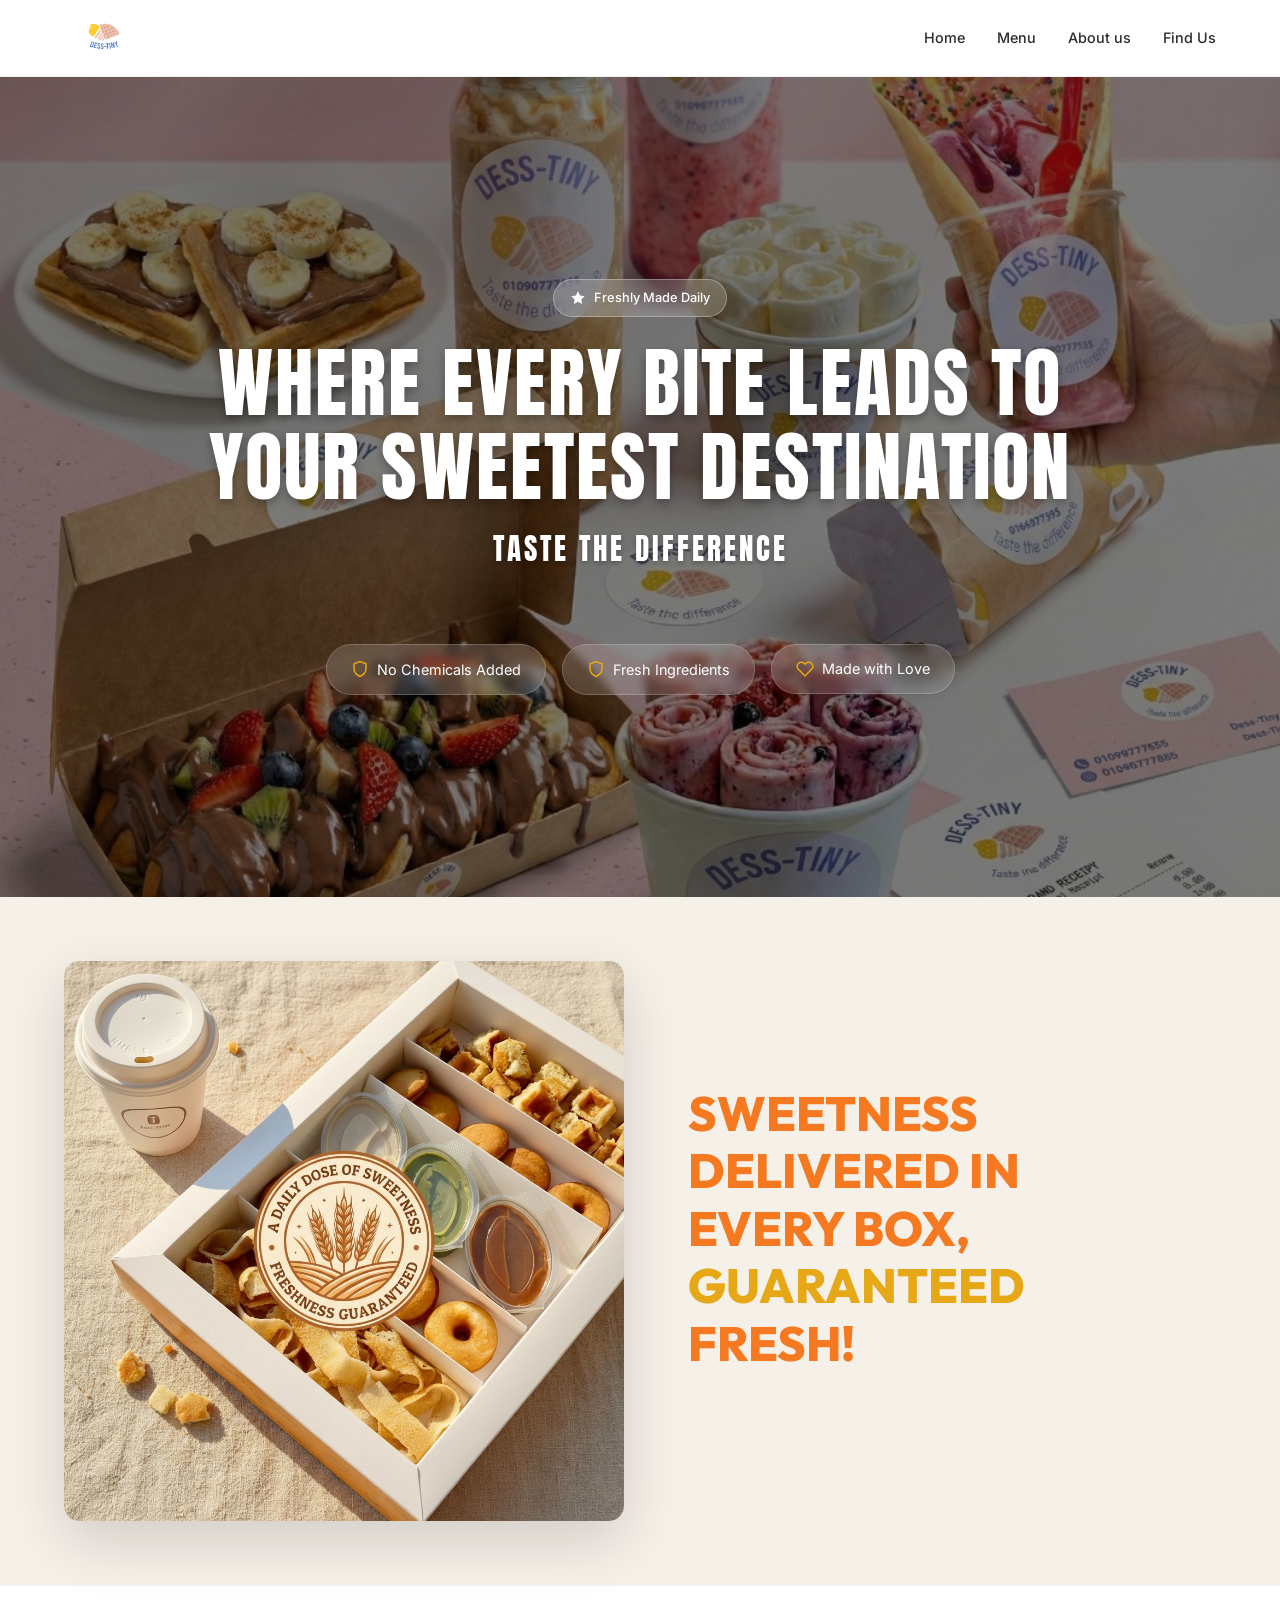
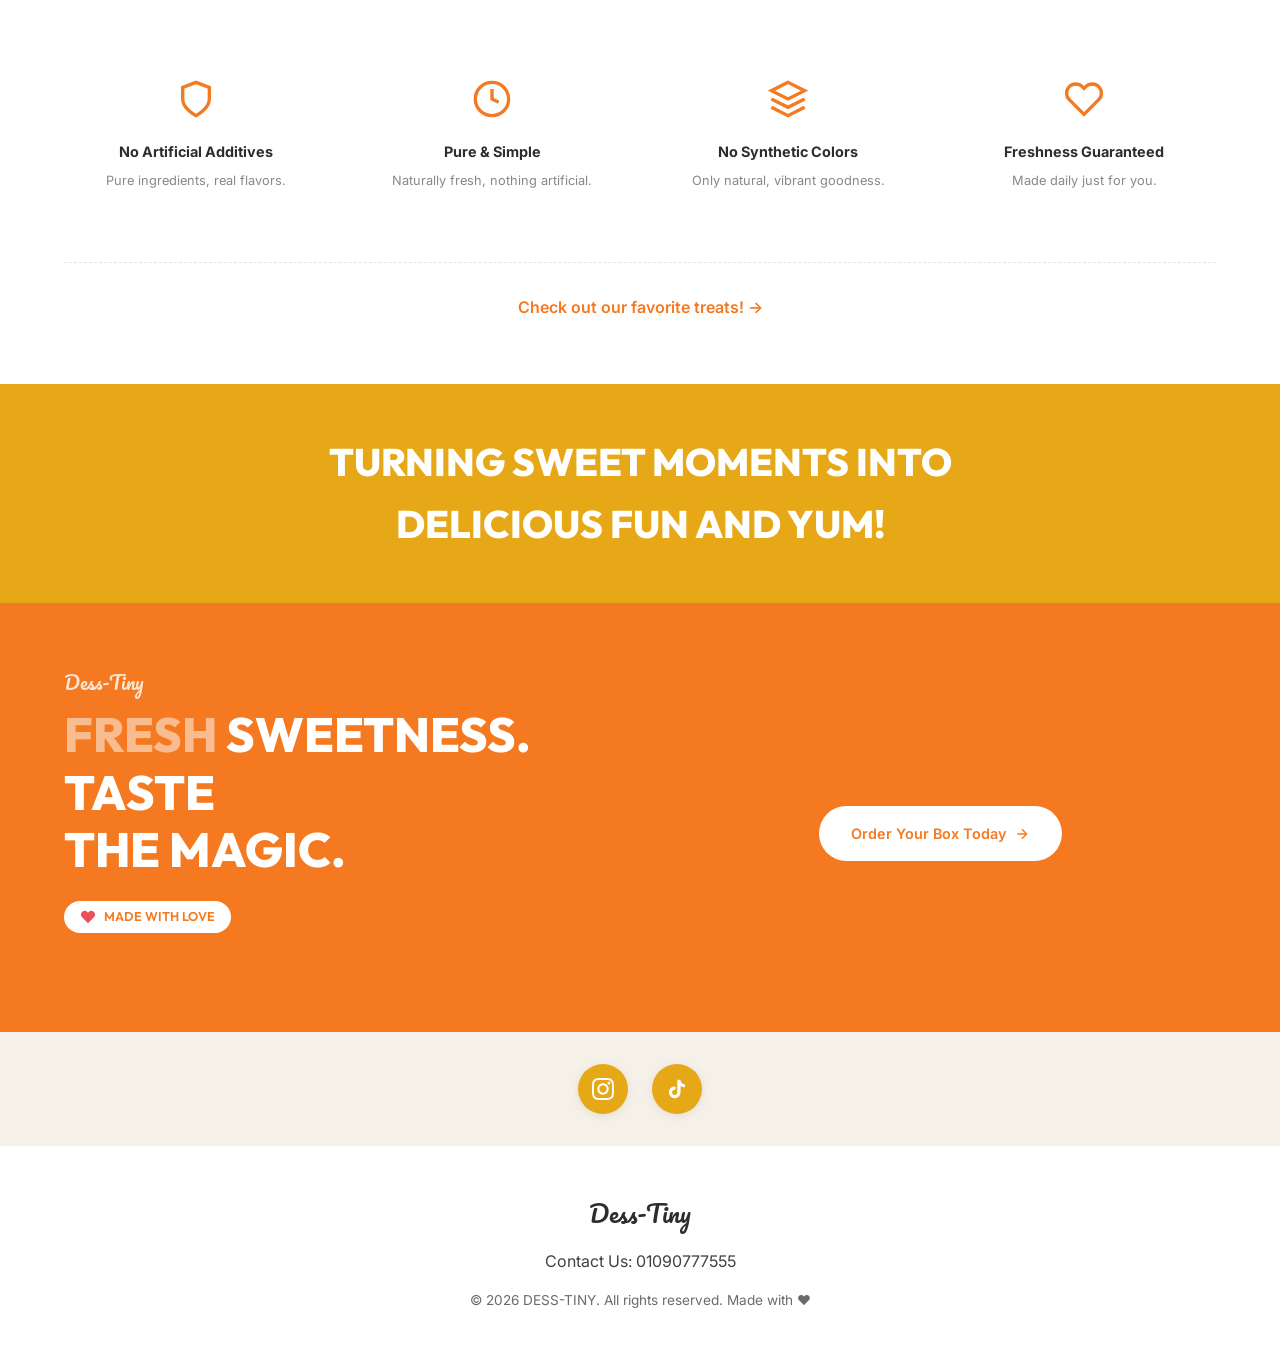
<file: index.html>
<!DOCTYPE html>
<html lang="en">

<head>
    <meta charset="UTF-8">
    <meta name="viewport" content="width=device-width, initial-scale=1.0">
    <meta name="description"
        content="DESS-TINY - Discover your new favorite desserts. Sweetness delivered in every box, guaranteed fresh!">
    <title>DESS-TINY | Sweetness Delivered Fresh</title>
    <link rel="stylesheet" href="styles.css">
    <link rel="preconnect" href="https://fonts.googleapis.com">
    <link rel="preconnect" href="https://fonts.gstatic.com" crossorigin>
    <link
        href="https://fonts.googleapis.com/css2?family=Anton&family=Inter:wght@300;400;500;600;700&family=Outfit:wght@400;500;600;700;800&family=Pacifico&display=swap"
        rel="stylesheet">
</head>

<body>
    <!-- Navigation -->
    <nav class="navbar">
        <a href="index.html" class="logo">
            <img src="assets/logo.png" alt="DESS-TINY" class="logo-img">
        </a>
        <ul class="nav-links">
            <li><a href="index.html" class="active">Home</a></li>
            <li><a href="menu.html">Menu</a></li>
            <li><a href="about.html">About us</a></li>
            <li><a href="findus.html">Find Us</a></li>
        </ul>
        <div class="hamburger">
            <span></span>
            <span></span>
            <span></span>
        </div>
    </nav>

    <!-- Hero Section -->
    <section class="hero" id="home">
        <div class="hero-container">
            <div class="hero-content">
                <div class="hero-badge">
                    <svg viewBox="0 0 24 24" fill="currentColor">
                        <path
                            d="M12 2L15.09 8.26L22 9.27L17 14.14L18.18 21.02L12 17.77L5.82 21.02L7 14.14L2 9.27L8.91 8.26L12 2Z" />
                    </svg>
                    Freshly Made Daily
                </div>
                <h1 class="hero-title">
                    Where every bite leads to your sweetest destination
                </h1>
                <p class="hero-tagline">TASTE THE DIFFERENCE</p>
                <div class="hero-features">
                    <div class="hero-feature">
                        <svg viewBox="0 0 24 24" fill="none" stroke="currentColor" stroke-width="2">
                            <path d="M12 22s8-4 8-10V5l-8-3-8 3v7c0 6 8 10 8 10z" />
                        </svg>
                        <span>No Chemicals Added</span>
                    </div>
                    <div class="hero-feature">
                        <svg viewBox="0 0 24 24" fill="none" stroke="currentColor" stroke-width="2">
                            <path d="M12 22s8-4 8-10V5l-8-3-8 3v7c0 6 8 10 8 10z" />
                        </svg>
                        <span>Fresh Ingredients</span>
                    </div>
                    <div class="hero-feature">
                        <svg viewBox="0 0 24 24" fill="none" stroke="currentColor" stroke-width="2">
                            <path
                                d="M20.84 4.61a5.5 5.5 0 0 0-7.78 0L12 5.67l-1.06-1.06a5.5 5.5 0 0 0-7.78 7.78l1.06 1.06L12 21.23l7.78-7.78 1.06-1.06a5.5 5.5 0 0 0 0-7.78z" />
                        </svg>
                        <span>Made with Love</span>
                    </div>
                </div>
            </div>

        </div>
    </section>

    <!-- Sweetness Section -->
    <section class="sweetness-section" id="about">
        <div class="sweetness-container">
            <div class="sweetness-image-wrapper">
                <img src="assets/feature-2.jpg" alt="The Sweet Journey Begins" class="sweetness-image">
            </div>
            <div class="sweetness-content">
                <h2 class="section-title">
                    SWEETNESS<br>
                    DELIVERED IN<br>
                    EVERY BOX,<br>
                    <span class="highlight">GUARANTEED</span><br>
                    FRESH!
                </h2>

            </div>
        </div>
    </section>

    <!-- Features Section -->
    <section class="features-section">
        <div class="features-container">
            <div class="features-grid">
                <div class="feature-item">
                    <div class="feature-icon">
                        <svg viewBox="0 0 24 24" fill="none" stroke="currentColor" stroke-width="2">
                            <path d="M12 22s8-4 8-10V5l-8-3-8 3v7c0 6 8 10 8 10z" />
                        </svg>
                    </div>
                    <h3 class="feature-title">No Artificial Additives</h3>
                    <p class="feature-text">Pure ingredients, real flavors.</p>
                </div>
                <div class="feature-item">
                    <div class="feature-icon">
                        <svg viewBox="0 0 24 24" fill="none" stroke="currentColor" stroke-width="2">
                            <circle cx="12" cy="12" r="10" />
                            <path d="M12 6v6l4 2" />
                        </svg>
                    </div>
                    <h3 class="feature-title">Pure & Simple</h3>
                    <p class="feature-text">Naturally fresh, nothing artificial.</p>
                </div>
                <div class="feature-item">
                    <div class="feature-icon">
                        <svg viewBox="0 0 24 24" fill="none" stroke="currentColor" stroke-width="2">
                            <path d="M12 2L2 7l10 5 10-5-10-5zM2 17l10 5 10-5M2 12l10 5 10-5" />
                        </svg>
                    </div>
                    <h3 class="feature-title">No Synthetic Colors</h3>
                    <p class="feature-text">Only natural, vibrant goodness.</p>
                </div>
                <div class="feature-item">
                    <div class="feature-icon">
                        <svg viewBox="0 0 24 24" fill="none" stroke="currentColor" stroke-width="2">
                            <path
                                d="M20.84 4.61a5.5 5.5 0 0 0-7.78 0L12 5.67l-1.06-1.06a5.5 5.5 0 0 0-7.78 7.78l1.06 1.06L12 21.23l7.78-7.78 1.06-1.06a5.5 5.5 0 0 0 0-7.78z" />
                        </svg>
                    </div>
                    <h3 class="feature-title">Freshness Guaranteed</h3>
                    <p class="feature-text">Made daily just for you.</p>
                </div>
            </div>
            <div class="features-cta">
                <a href="menu.html">
                    Check out our favorite treats! →
                </a>
            </div>
        </div>
    </section>

    <!-- Tagline Section -->
    <section class="tagline-section">
        <h2 class="tagline-title">TURNING SWEET MOMENTS INTO<br>DELICIOUS FUN AND YUM!</h2>
    </section>

    <!-- CTA Section -->
    <section class="cta-section">
        <div class="cta-container">
            <div class="cta-content">
                <p class="cta-brand">Dess-Tiny</p>
                <h2 class="cta-title">
                    <span class="crossed">FRESH</span> SWEETNESS. TASTE<br>
                    THE MAGIC.<br>
                    <span class="cta-love">
                        <svg viewBox="0 0 24 24">
                            <path
                                d="M20.84 4.61a5.5 5.5 0 0 0-7.78 0L12 5.67l-1.06-1.06a5.5 5.5 0 0 0-7.78 7.78l1.06 1.06L12 21.23l7.78-7.78 1.06-1.06a5.5 5.5 0 0 0 0-7.78z" />
                        </svg>
                        MADE WITH LOVE
                    </span>
                </h2>
            </div>
            <div class="cta-image-wrapper">
                <div class="cta-button-wrapper">
                    <a href="menu.html" class="cta-btn white">
                        Order Your Box Today
                        <svg width="16" height="16" viewBox="0 0 24 24" fill="none" stroke="currentColor"
                            stroke-width="2">
                            <path d="M5 12h14M12 5l7 7-7 7" />
                        </svg>
                    </a>
                </div>
            </div>
        </div>
    </section>

    <!-- Social Links -->
    <div class="social-links">
        <a href="https://www.instagram.com/desstiny_truck?igsh=MXVsMDdobWtnMzFhbA%3D%3D&utm_source=qr" target="_blank"
            class="social-link">
            <svg viewBox="0 0 24 24" fill="currentColor">
                <path
                    d="M12 2.163c3.204 0 3.584.012 4.85.07 3.252.148 4.771 1.691 4.919 4.919.058 1.265.069 1.645.069 4.849 0 3.205-.012 3.584-.069 4.849-.149 3.225-1.664 4.771-4.919 4.919-1.266.058-1.644.07-4.85.07-3.204 0-3.584-.012-4.849-.07-3.26-.149-4.771-1.699-4.919-4.92-.058-1.265-.07-1.644-.07-4.849 0-3.204.013-3.583.07-4.849.149-3.227 1.664-4.771 4.919-4.919 1.266-.057 1.645-.069 4.849-.069zm0-2.163c-3.259 0-3.667.014-4.947.072-4.358.2-6.78 2.618-6.98 6.98-.059 1.281-.073 1.689-.073 4.948 0 3.259.014 3.668.072 4.948.2 4.358 2.618 6.78 6.98 6.98 1.281.058 1.689.072 4.948.072 3.259 0 3.668-.014 4.948-.072 4.354-.2 6.782-2.618 6.979-6.98.059-1.28.073-1.689.073-4.948 0-3.259-.014-3.667-.072-4.947-.196-4.354-2.617-6.78-6.979-6.98-1.281-.059-1.69-.073-4.949-.073zm0 5.838c-3.403 0-6.162 2.759-6.162 6.162s2.759 6.163 6.162 6.163 6.162-2.759 6.162-6.163c0-3.403-2.759-6.162-6.162-6.162zm0 10.162c-2.209 0-4-1.79-4-4 0-2.209 1.791-4 4-4s4 1.791 4 4c0 2.21-1.791 4-4 4zm6.406-11.845c-.796 0-1.441.645-1.441 1.44s.645 1.44 1.441 1.44c.795 0 1.439-.645 1.439-1.44s-.644-1.44-1.439-1.44z" />
            </svg>
        </a>
        <a href="https://www.tiktok.com/@desstiny_truck?_r=1&_t=ZS-93I4CGiEPt2" target="_blank" class="social-link">
            <svg viewBox="0 0 24 24" fill="currentColor">
                <path
                    d="M19.59 6.69a4.83 4.83 0 0 1-3.77-4.25V2h-3.45v13.67a2.89 2.89 0 0 1-5.2 1.74 2.89 2.89 0 0 1 2.31-4.64 2.93 2.93 0 0 1 .88.13V9.4a6.84 6.84 0 0 0-1-.05A6.33 6.33 0 0 0 5 20.1a6.34 6.34 0 0 0 10.86-4.43v-7a8.16 8.16 0 0 0 4.77 1.52v-3.4a4.85 4.85 0 0 1-1-.1z" />
            </svg>
        </a>
    </div>

    <!-- Footer -->
    <footer class="footer">
        <p class="footer-brand">Dess-Tiny</p>
        <p class="footer-phone">Contact Us: 01090777555</p>
        <p class="footer-text">© 2026 DESS-TINY. All rights reserved. Made with ❤️</p>
    </footer>

    <script src="script.js"></script>
</body>

</html>
</file>
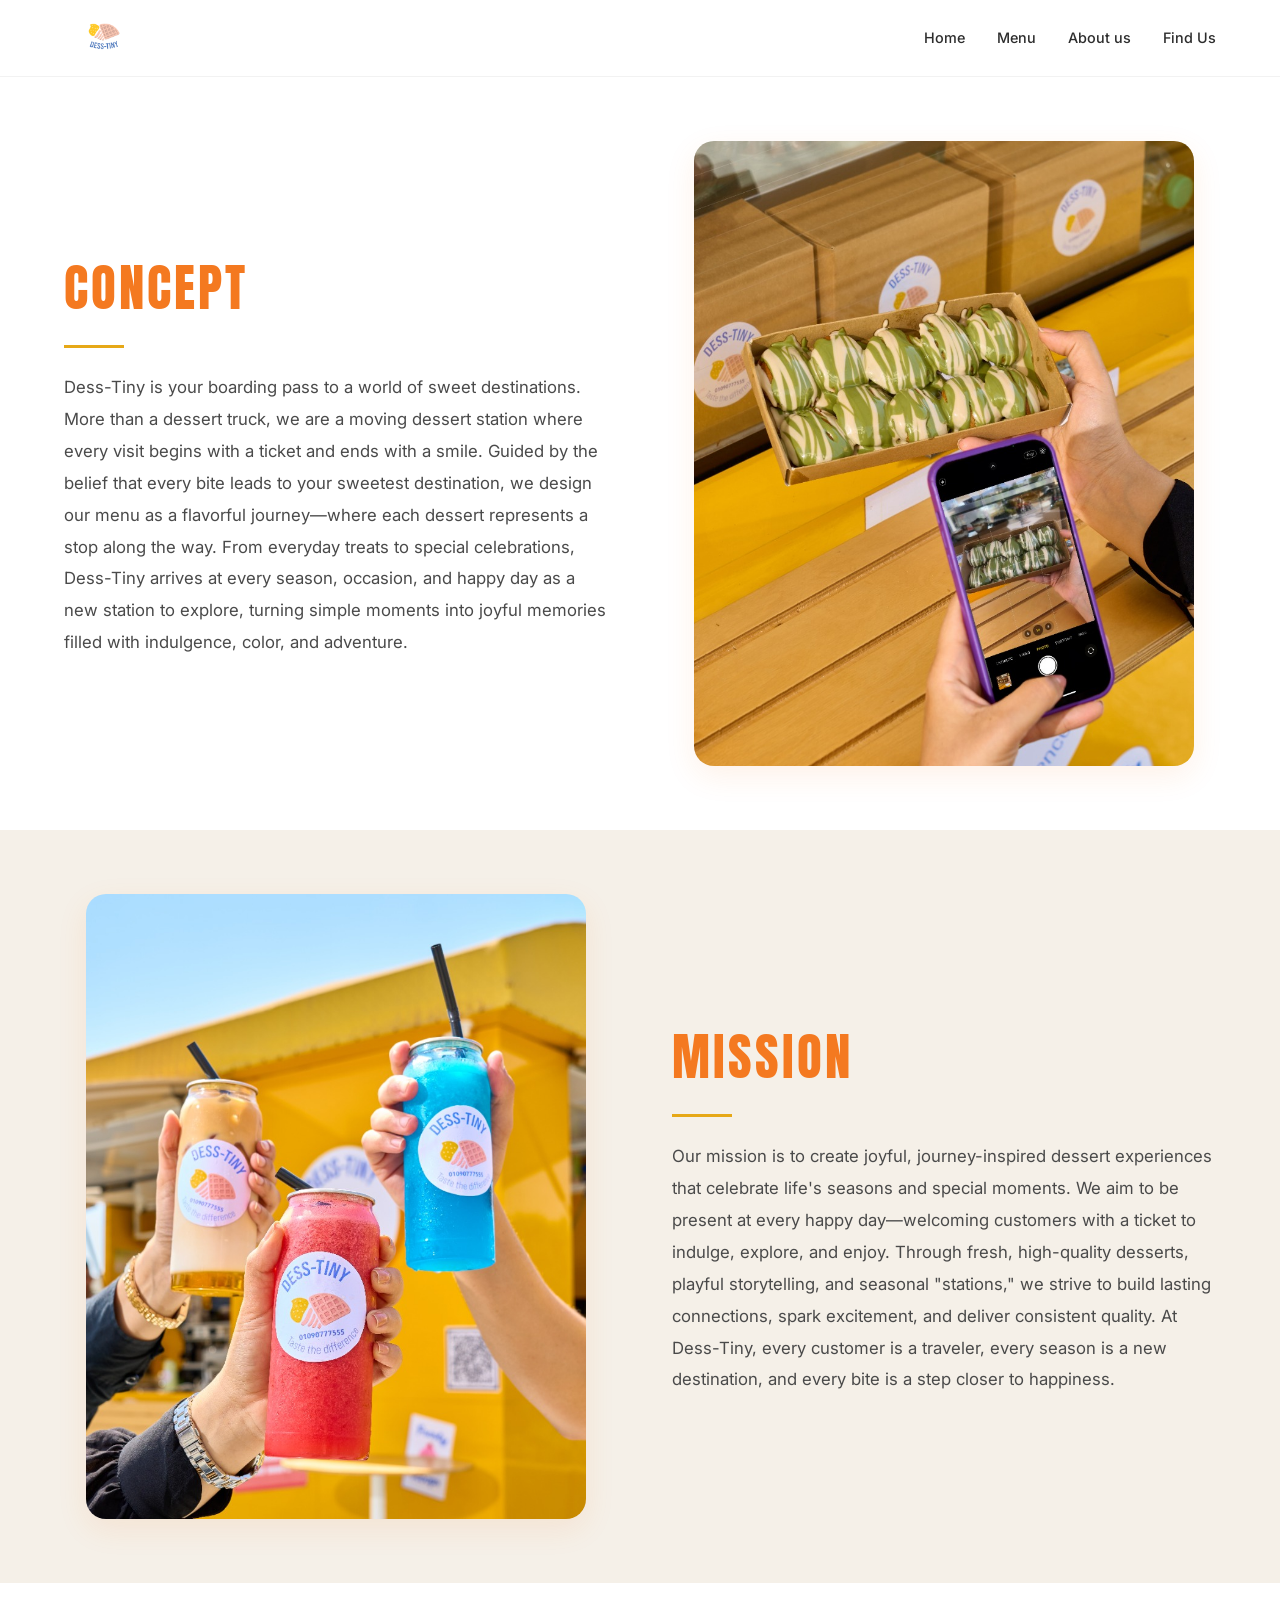
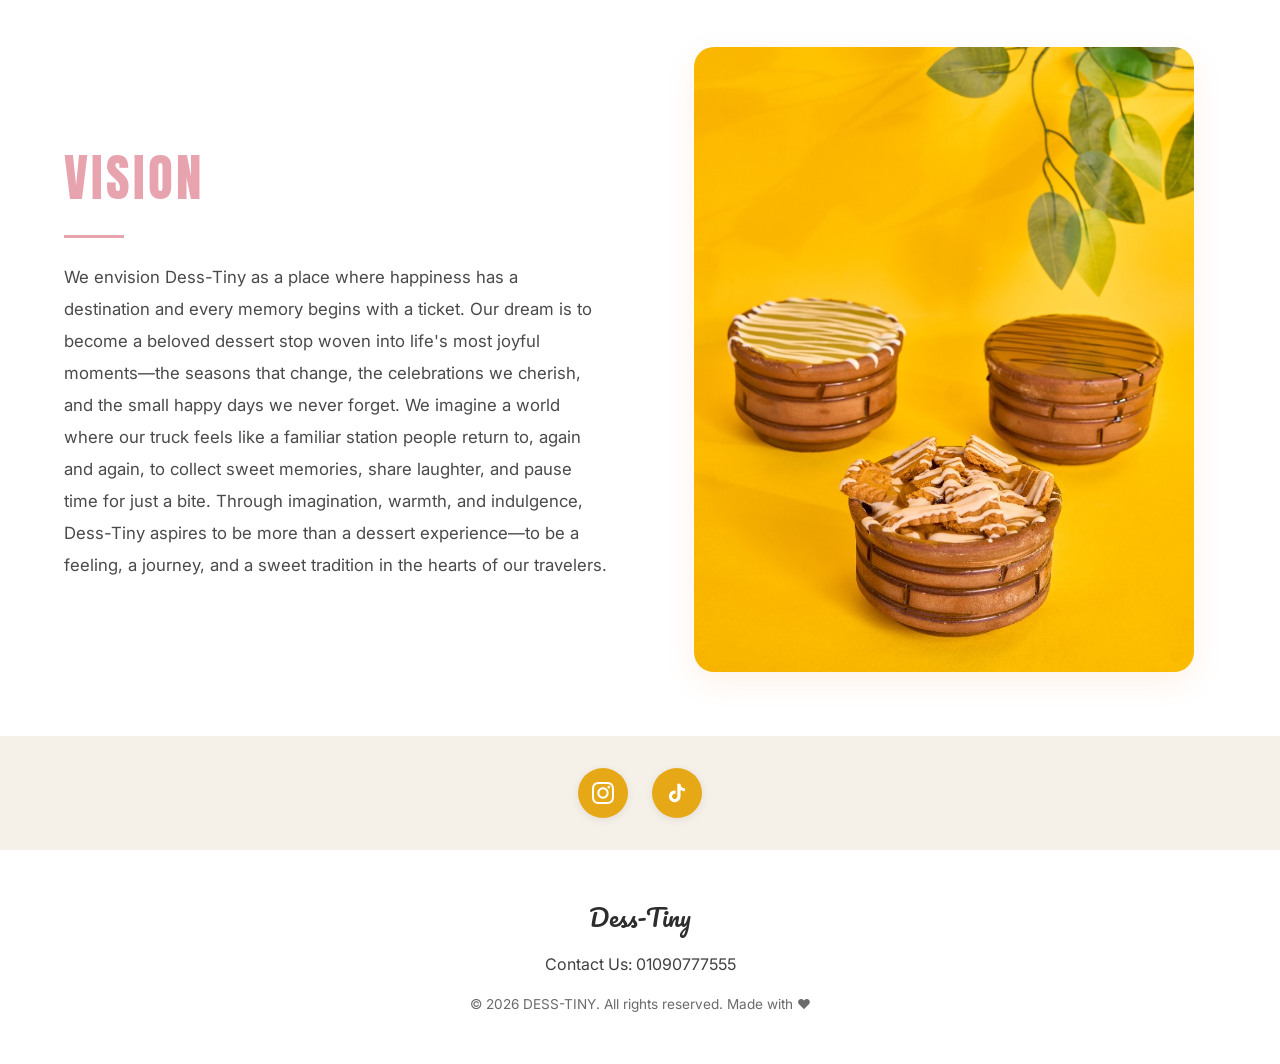
<file: about.html>
<!DOCTYPE html>
<html lang="en">

<head>
    <meta charset="UTF-8">
    <meta name="viewport" content="width=device-width, initial-scale=1.0">
    <meta name="description"
        content="About DESS-TINY - Learn about our concept and mission for bringing sweetness to your destination.">
    <title>About Us | DESS-TINY</title>
    <link rel="stylesheet" href="styles.css">
    <link rel="preconnect" href="https://fonts.googleapis.com">
    <link rel="preconnect" href="https://fonts.gstatic.com" crossorigin>
    <link
        href="https://fonts.googleapis.com/css2?family=Anton&family=Inter:wght@300;400;500;600;700&family=Outfit:wght@400;500;600;700;800&family=Pacifico&display=swap"
        rel="stylesheet">
</head>

<body class="about-page-clean">
    <!-- Navigation -->
    <nav class="navbar">
        <a href="index.html" class="logo">
            <img src="assets/logo.png" alt="DESS-TINY" class="logo-img">
        </a>
        <ul class="nav-links">
            <li><a href="index.html">Home</a></li>
            <li><a href="menu.html">Menu</a></li>
            <li><a href="about.html" class="active">About us</a></li>
            <li><a href="findus.html">Find Us</a></li>
        </ul>
        <div class="hamburger">
            <span></span>
            <span></span>
            <span></span>
        </div>
    </nav>

    <!-- Concept Section - Image Right -->
    <section class="about-section-alt">
        <div class="about-alt-container">
            <div class="about-alt-content">
                <h2 class="about-alt-title">CONCEPT</h2>
                <p class="about-alt-text">
                    Dess-Tiny is your boarding pass to a world of sweet destinations. More than a dessert truck, we are
                    a moving dessert station where every visit begins with a ticket and ends with a smile. Guided by the
                    belief that every bite leads to your sweetest destination, we design our menu as a flavorful
                    journey—where each dessert represents a stop along the way. From everyday treats to special
                    celebrations, Dess-Tiny arrives at every season, occasion, and happy day as a new station to
                    explore, turning simple moments into joyful memories filled with indulgence, color, and adventure.
                </p>
            </div>
            <div class="about-alt-image">
                <img src="assets/about-concept.jpg" alt="Dess-Tiny Concept">
            </div>
        </div>
    </section>

    <!-- Mission Section - Image Left -->
    <section class="about-section-alt reverse">
        <div class="about-alt-container">
            <div class="about-alt-content">
                <h2 class="about-alt-title">MISSION</h2>
                <p class="about-alt-text">
                    Our mission is to create joyful, journey-inspired dessert experiences that celebrate life's seasons
                    and special moments. We aim to be present at every happy day—welcoming customers with a ticket to
                    indulge, explore, and enjoy. Through fresh, high-quality desserts, playful storytelling, and
                    seasonal "stations," we strive to build lasting connections, spark excitement, and deliver
                    consistent quality. At Dess-Tiny, every customer is a traveler, every season is a new destination,
                    and every bite is a step closer to happiness.
                </p>
            </div>
            <div class="about-alt-image">
                <img src="assets/about-mission.jpg" alt="Dess-Tiny Mission">
            </div>
        </div>
    </section>

    <!-- Vision Section - Image Right -->
    <section class="about-section-alt">
        <div class="about-alt-container">
            <div class="about-alt-content">
                <h2 class="about-alt-title">VISION</h2>
                <p class="about-alt-text">
                    We envision Dess-Tiny as a place where happiness has a destination and every memory begins with a
                    ticket. Our dream is to become a beloved dessert stop woven into life's most joyful moments—the
                    seasons that change, the celebrations we cherish, and the small happy days we never forget. We
                    imagine a world where our truck feels like a familiar station people return to, again and again, to
                    collect sweet memories, share laughter, and pause time for just a bite. Through imagination, warmth,
                    and indulgence, Dess-Tiny aspires to be more than a dessert experience—to be a feeling, a journey,
                    and a sweet tradition in the hearts of our travelers.
                </p>
            </div>
            <div class="about-alt-image">
                <img src="assets/about-vision.jpg" alt="Dess-Tiny Vision">
            </div>
        </div>
    </section>


    <!-- Social Links -->
    <div class="social-links">
        <a href="https://www.instagram.com/desstiny_truck?igsh=MXVsMDdobWtnMzFhbA%3D%3D&utm_source=qr" target="_blank"
            class="social-link">
            <svg viewBox="0 0 24 24" fill="currentColor">
                <path
                    d="M12 2.163c3.204 0 3.584.012 4.85.07 3.252.148 4.771 1.691 4.919 4.919.058 1.265.069 1.645.069 4.849 0 3.205-.012 3.584-.069 4.849-.149 3.225-1.664 4.771-4.919 4.919-1.266.058-1.644.07-4.85.07-3.204 0-3.584-.012-4.849-.07-3.26-.149-4.771-1.699-4.919-4.92-.058-1.265-.07-1.644-.07-4.849 0-3.204.013-3.583.07-4.849.149-3.227 1.664-4.771 4.919-4.919 1.266-.057 1.645-.069 4.849-.069zm0-2.163c-3.259 0-3.667.014-4.947.072-4.358.2-6.78 2.618-6.98 6.98-.059 1.281-.073 1.689-.073 4.948 0 3.259.014 3.668.072 4.948.2 4.358 2.618 6.78 6.98 6.98 1.281.058 1.689.072 4.948.072 3.259 0 3.668-.014 4.948-.072 4.354-.2 6.782-2.618 6.979-6.98.059-1.28.073-1.689.073-4.948 0-3.259-.014-3.667-.072-4.947-.196-4.354-2.617-6.78-6.979-6.98-1.281-.059-1.69-.073-4.949-.073zm0 5.838c-3.403 0-6.162 2.759-6.162 6.162s2.759 6.163 6.162 6.163 6.162-2.759 6.162-6.163c0-3.403-2.759-6.162-6.162-6.162zm0 10.162c-2.209 0-4-1.79-4-4 0-2.209 1.791-4 4-4s4 1.791 4 4c0 2.21-1.791 4-4 4zm6.406-11.845c-.796 0-1.441.645-1.441 1.44s.645 1.44 1.441 1.44c.795 0 1.439-.645 1.439-1.44s-.644-1.44-1.439-1.44z" />
            </svg>
        </a>
        <a href="https://www.tiktok.com/@desstiny_truck?_r=1&_t=ZS-93I4CGiEPt2" target="_blank" class="social-link">
            <svg viewBox="0 0 24 24" fill="currentColor">
                <path
                    d="M19.59 6.69a4.83 4.83 0 0 1-3.77-4.25V2h-3.45v13.67a2.89 2.89 0 0 1-5.2 1.74 2.89 2.89 0 0 1 2.31-4.64 2.93 2.93 0 0 1 .88.13V9.4a6.84 6.84 0 0 0-1-.05A6.33 6.33 0 0 0 5 20.1a6.34 6.34 0 0 0 10.86-4.43v-7a8.16 8.16 0 0 0 4.77 1.52v-3.4a4.85 4.85 0 0 1-1-.1z" />
            </svg>
        </a>
    </div>

    <!-- Footer -->
    <footer class="footer">
        <p class="footer-brand">Dess-Tiny</p>
        <p class="footer-phone">Contact Us: 01090777555</p>
        <p class="footer-text">© 2026 DESS-TINY. All rights reserved. Made with ❤️</p>
    </footer>

    <script src="script.js"></script>
</body>

</html>
</file>
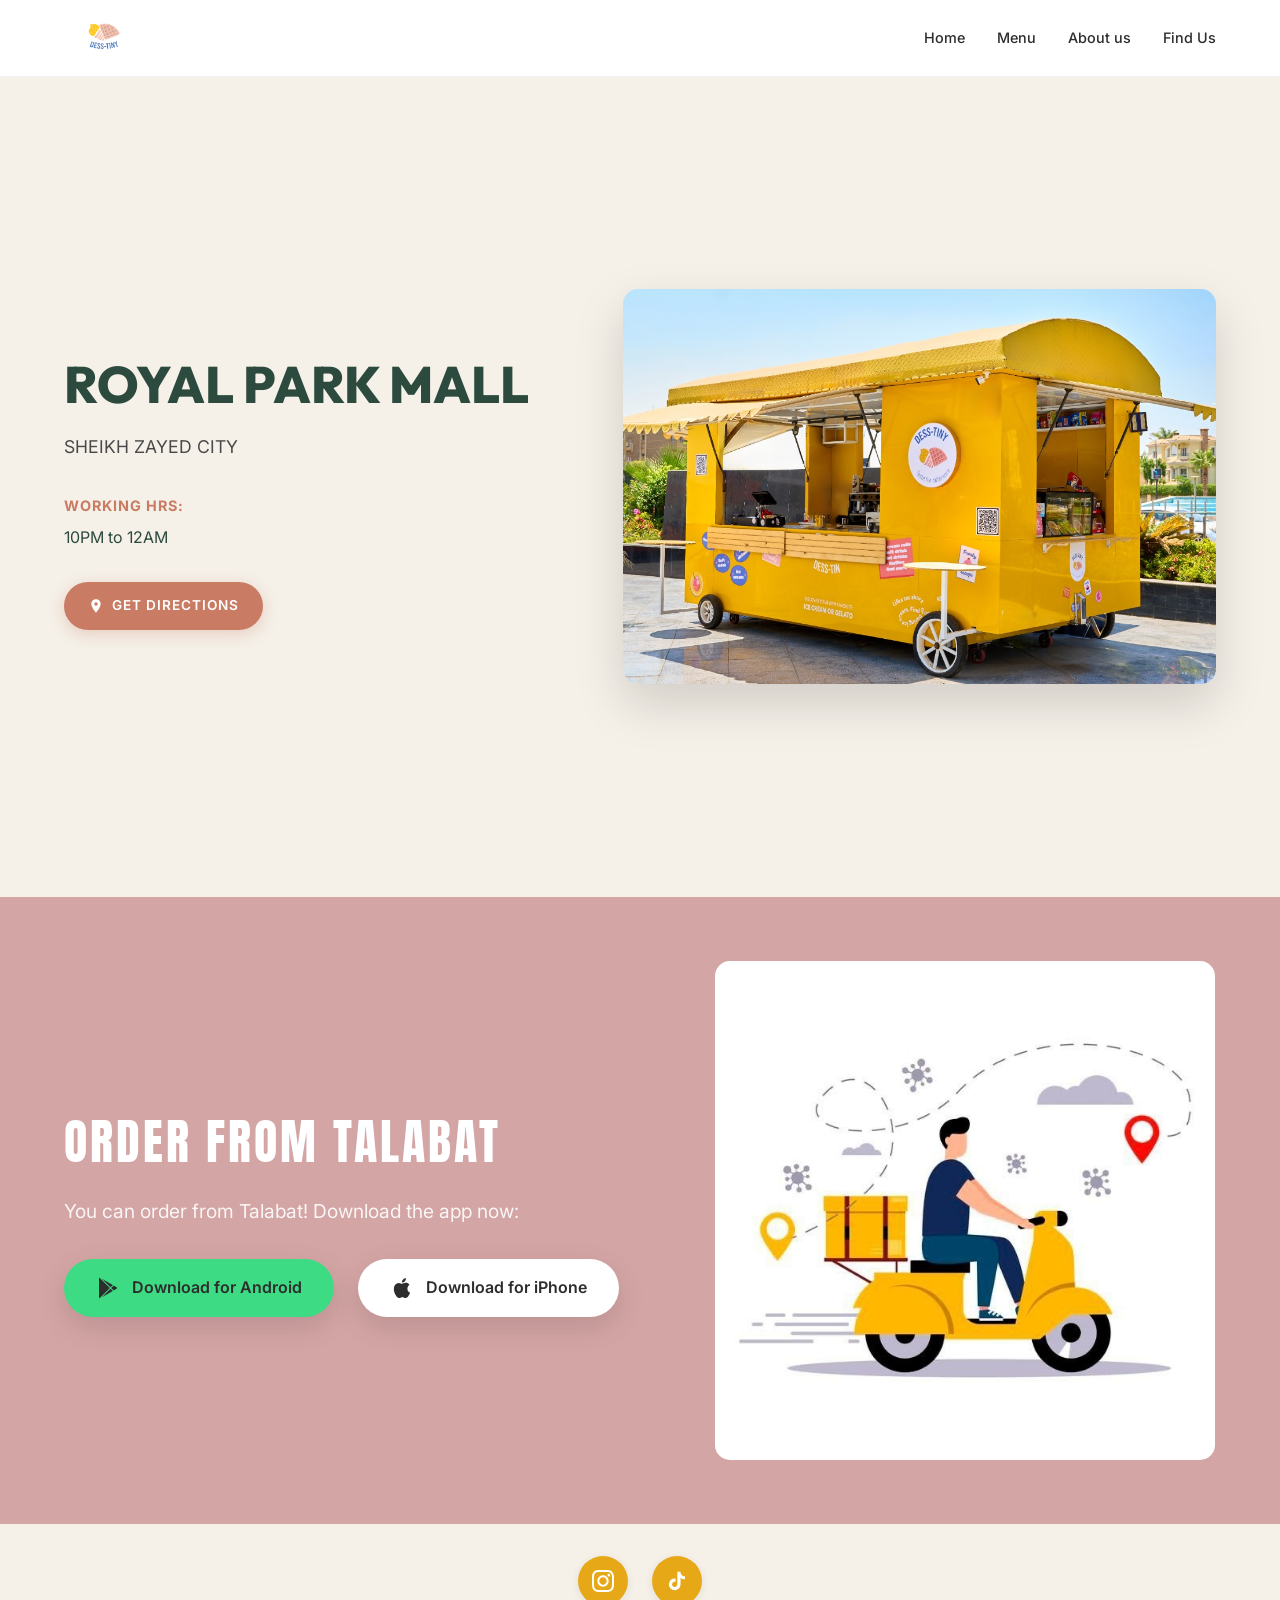
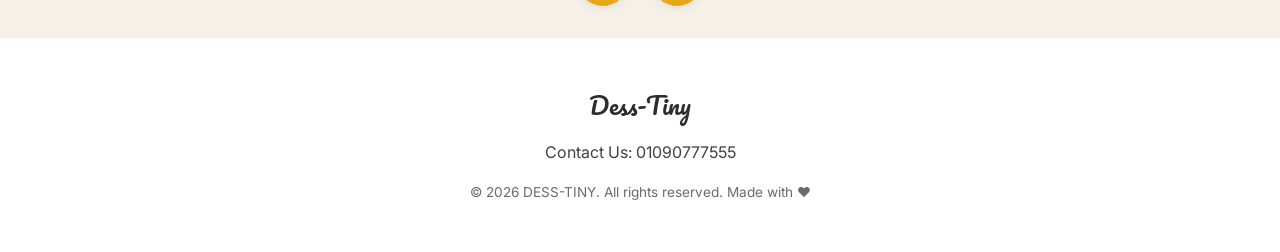
<file: findus.html>
<!DOCTYPE html>
<html lang="en">

<head>
    <meta charset="UTF-8">
    <meta name="viewport" content="width=device-width, initial-scale=1.0">
    <meta name="description"
        content="Find DESS-TINY - Discover where our delicious dessert truck is located and visit us!">
    <title>Find Us | DESS-TINY</title>
    <link rel="stylesheet" href="styles.css">
    <link rel="preconnect" href="https://fonts.googleapis.com">
    <link rel="preconnect" href="https://fonts.gstatic.com" crossorigin>
    <link
        href="https://fonts.googleapis.com/css2?family=Anton&family=Inter:wght@300;400;500;600;700&family=Outfit:wght@400;500;600;700;800&family=Pacifico&display=swap"
        rel="stylesheet">
</head>

<body class="findus-page">
    <!-- Navigation -->
    <nav class="navbar">
        <a href="index.html" class="logo">
            <img src="assets/logo.png" alt="DESS-TINY" class="logo-img">
        </a>
        <ul class="nav-links">
            <li><a href="index.html">Home</a></li>
            <li><a href="menu.html">Menu</a></li>
            <li><a href="about.html">About us</a></li>
            <li><a href="findus.html" class="active">Find Us</a></li>
        </ul>
        <div class="hamburger">
            <span></span>
            <span></span>
            <span></span>
        </div>

    </nav>

    <!-- Find Us Section -->
    <section class="findus-section">
        <div class="findus-container">
            <div class="findus-content">
                <h2 class="findus-title"> ROYAL PARK MALL </h2>
                <p class="findus-location"> SHEIKH ZAYED CITY</p>
                <div class="findus-hours">
                    <p class="hours-label">WORKING HRS:</p>
                    <p class="hours-time">10PM to 12AM</p>
                </div>
                <a href="https://maps.app.goo.gl/aa2oXgK5TbmsKJXs6?g_st=iw" target="_blank" class="directions-btn">
                    <svg viewBox="0 0 24 24" fill="currentColor" width="16" height="16">
                        <path
                            d="M12 2C8.13 2 5 5.13 5 9c0 5.25 7 13 7 13s7-7.75 7-13c0-3.87-3.13-7-7-7zm0 9.5c-1.38 0-2.5-1.12-2.5-2.5s1.12-2.5 2.5-2.5 2.5 1.12 2.5 2.5-1.12 2.5-2.5 2.5z" />
                    </svg>
                    GET DIRECTIONS
                </a>
            </div>
            <div class="findus-image">
                <img src="assets/truck-location.jpg" alt="DESS-TINY Truck Location">
            </div>
        </div>
    </section>

    <!-- Talabat Order Section -->
    <section class="talabat-section">
        <div class="talabat-container">
            <div class="talabat-content">
                <h2 class="talabat-title">ORDER FROM TALABAT</h2>
                <p class="talabat-text">You can order from Talabat! Download the app now:</p>
                <div class="talabat-buttons">
                    <a href="https://play.google.com/store/apps/details?id=com.talabat" target="_blank"
                        class="talabat-btn android">
                        <svg viewBox="0 0 24 24" fill="currentColor" width="24" height="24">
                            <path
                                d="M3.609 1.814L13.792 12 3.61 22.186a.996.996 0 0 1-.61-.92V2.734a1 1 0 0 1 .609-.92zm10.89 10.893l2.302 2.302-10.937 6.333 8.635-8.635zm3.199-3.198l2.807 1.626a1 1 0 0 1 0 1.73l-2.808 1.626L15.206 12l2.492-2.491zM5.864 2.658L16.8 8.99l-2.302 2.302-8.634-8.634z" />
                        </svg>
                        Download for Android
                    </a>
                    <a href="https://apps.apple.com/app/talabat/id416126231" target="_blank" class="talabat-btn ios">
                        <svg viewBox="0 0 24 24" fill="currentColor" width="24" height="24">
                            <path
                                d="M18.71 19.5c-.83 1.24-1.71 2.45-3.05 2.47-1.34.03-1.77-.79-3.29-.79-1.53 0-2 .77-3.27.82-1.31.05-2.3-1.32-3.14-2.53C4.25 17 2.94 12.45 4.7 9.39c.87-1.52 2.43-2.48 4.12-2.51 1.28-.02 2.5.87 3.29.87.78 0 2.26-1.07 3.81-.91.65.03 2.47.26 3.64 1.98-.09.06-2.17 1.28-2.15 3.81.03 3.02 2.65 4.03 2.68 4.04-.03.07-.42 1.44-1.38 2.83M13 3.5c.73-.83 1.94-1.46 2.94-1.5.13 1.17-.34 2.35-1.04 3.19-.69.85-1.83 1.51-2.95 1.42-.15-1.15.41-2.35 1.05-3.11z" />
                        </svg>
                        Download for iPhone
                    </a>
                </div>
            </div>
            <div class="talabat-logo-container">
                <img src="assets/delivery-bg.jpg" alt="Delivery Service" class="talabat-logo-large">
            </div>
        </div>
    </section>

    <!-- Social Links -->
    <div class="social-links">
        <a href="https://www.instagram.com/desstiny_truck?igsh=MXVsMDdobWtnMzFhbA%3D%3D&utm_source=qr" target="_blank"
            class="social-link">
            <svg viewBox="0 0 24 24" fill="currentColor">
                <path
                    d="M12 2.163c3.204 0 3.584.012 4.85.07 3.252.148 4.771 1.691 4.919 4.919.058 1.265.069 1.645.069 4.849 0 3.205-.012 3.584-.069 4.849-.149 3.225-1.664 4.771-4.919 4.919-1.266.058-1.644.07-4.85.07-3.204 0-3.584-.012-4.849-.07-3.26-.149-4.771-1.699-4.919-4.92-.058-1.265-.07-1.644-.07-4.849 0-3.204.013-3.583.07-4.849.149-3.227 1.664-4.771 4.919-4.919 1.266-.057 1.645-.069 4.849-.069zm0-2.163c-3.259 0-3.667.014-4.947.072-4.358.2-6.78 2.618-6.98 6.98-.059 1.281-.073 1.689-.073 4.948 0 3.259.014 3.668.072 4.948.2 4.358 2.618 6.78 6.98 6.98 1.281.058 1.689.072 4.948.072 3.259 0 3.668-.014 4.948-.072 4.354-.2 6.782-2.618 6.979-6.98.059-1.28.073-1.689.073-4.948 0-3.259-.014-3.667-.072-4.947-.196-4.354-2.617-6.78-6.979-6.98-1.281-.059-1.69-.073-4.949-.073zm0 5.838c-3.403 0-6.162 2.759-6.162 6.162s2.759 6.163 6.162 6.163 6.162-2.759 6.162-6.163c0-3.403-2.759-6.162-6.162-6.162zm0 10.162c-2.209 0-4-1.79-4-4 0-2.209 1.791-4 4-4s4 1.791 4 4c0 2.21-1.791 4-4 4zm6.406-11.845c-.796 0-1.441.645-1.441 1.44s.645 1.44 1.441 1.44c.795 0 1.439-.645 1.439-1.44s-.644-1.44-1.439-1.44z" />
            </svg>
        </a>
        <a href="https://www.tiktok.com/@desstiny_truck?_r=1&_t=ZS-93I4CGiEPt2" target="_blank" class="social-link">
            <svg viewBox="0 0 24 24" fill="currentColor">
                <path
                    d="M19.59 6.69a4.83 4.83 0 0 1-3.77-4.25V2h-3.45v13.67a2.89 2.89 0 0 1-5.2 1.74 2.89 2.89 0 0 1 2.31-4.64 2.93 2.93 0 0 1 .88.13V9.4a6.84 6.84 0 0 0-1-.05A6.33 6.33 0 0 0 5 20.1a6.34 6.34 0 0 0 10.86-4.43v-7a8.16 8.16 0 0 0 4.77 1.52v-3.4a4.85 4.85 0 0 1-1-.1z" />
            </svg>
        </a>
    </div>

    <!-- Footer -->
    <footer class="footer">
        <p class="footer-brand">Dess-Tiny</p>
        <p class="footer-phone">Contact Us: 01090777555</p>
        <p class="footer-text">© 2026 DESS-TINY. All rights reserved. Made with ❤️</p>
    </footer>

    <script src="script.js"></script>
</body>

</html>
</file>
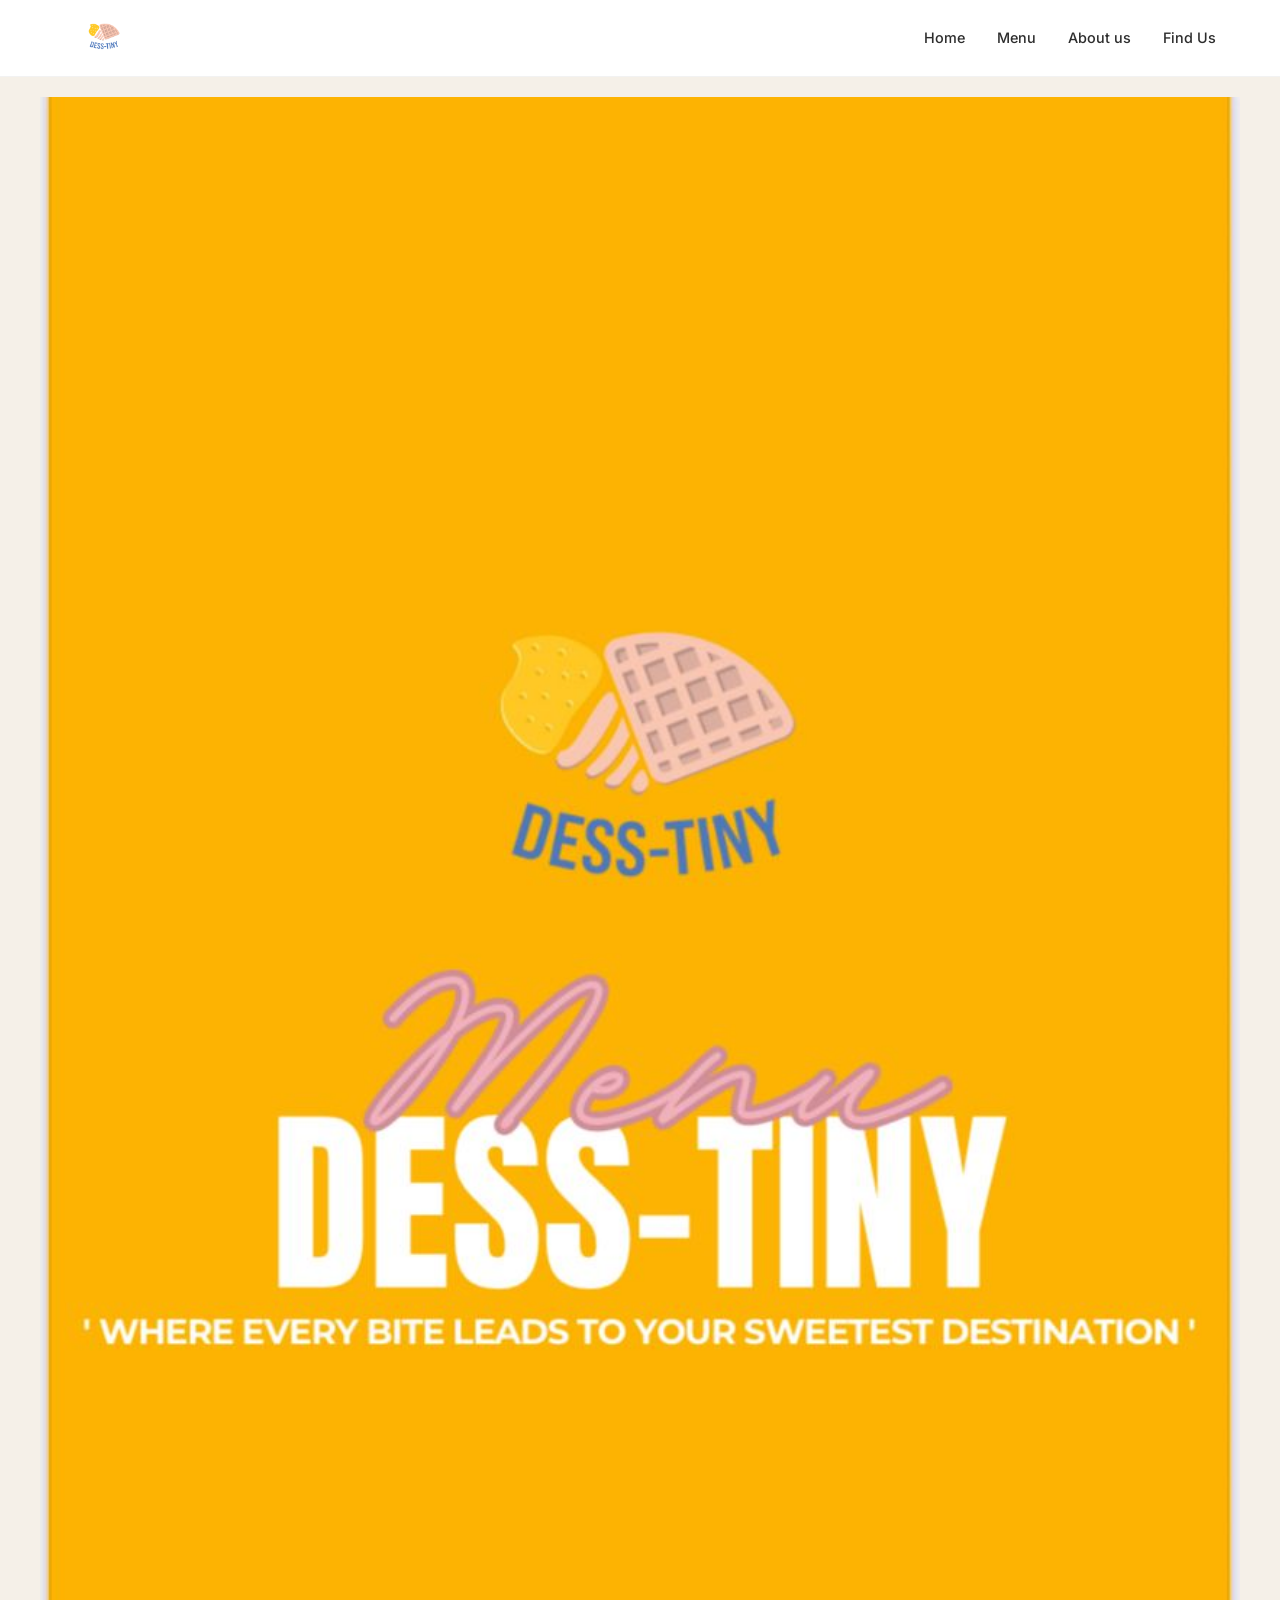
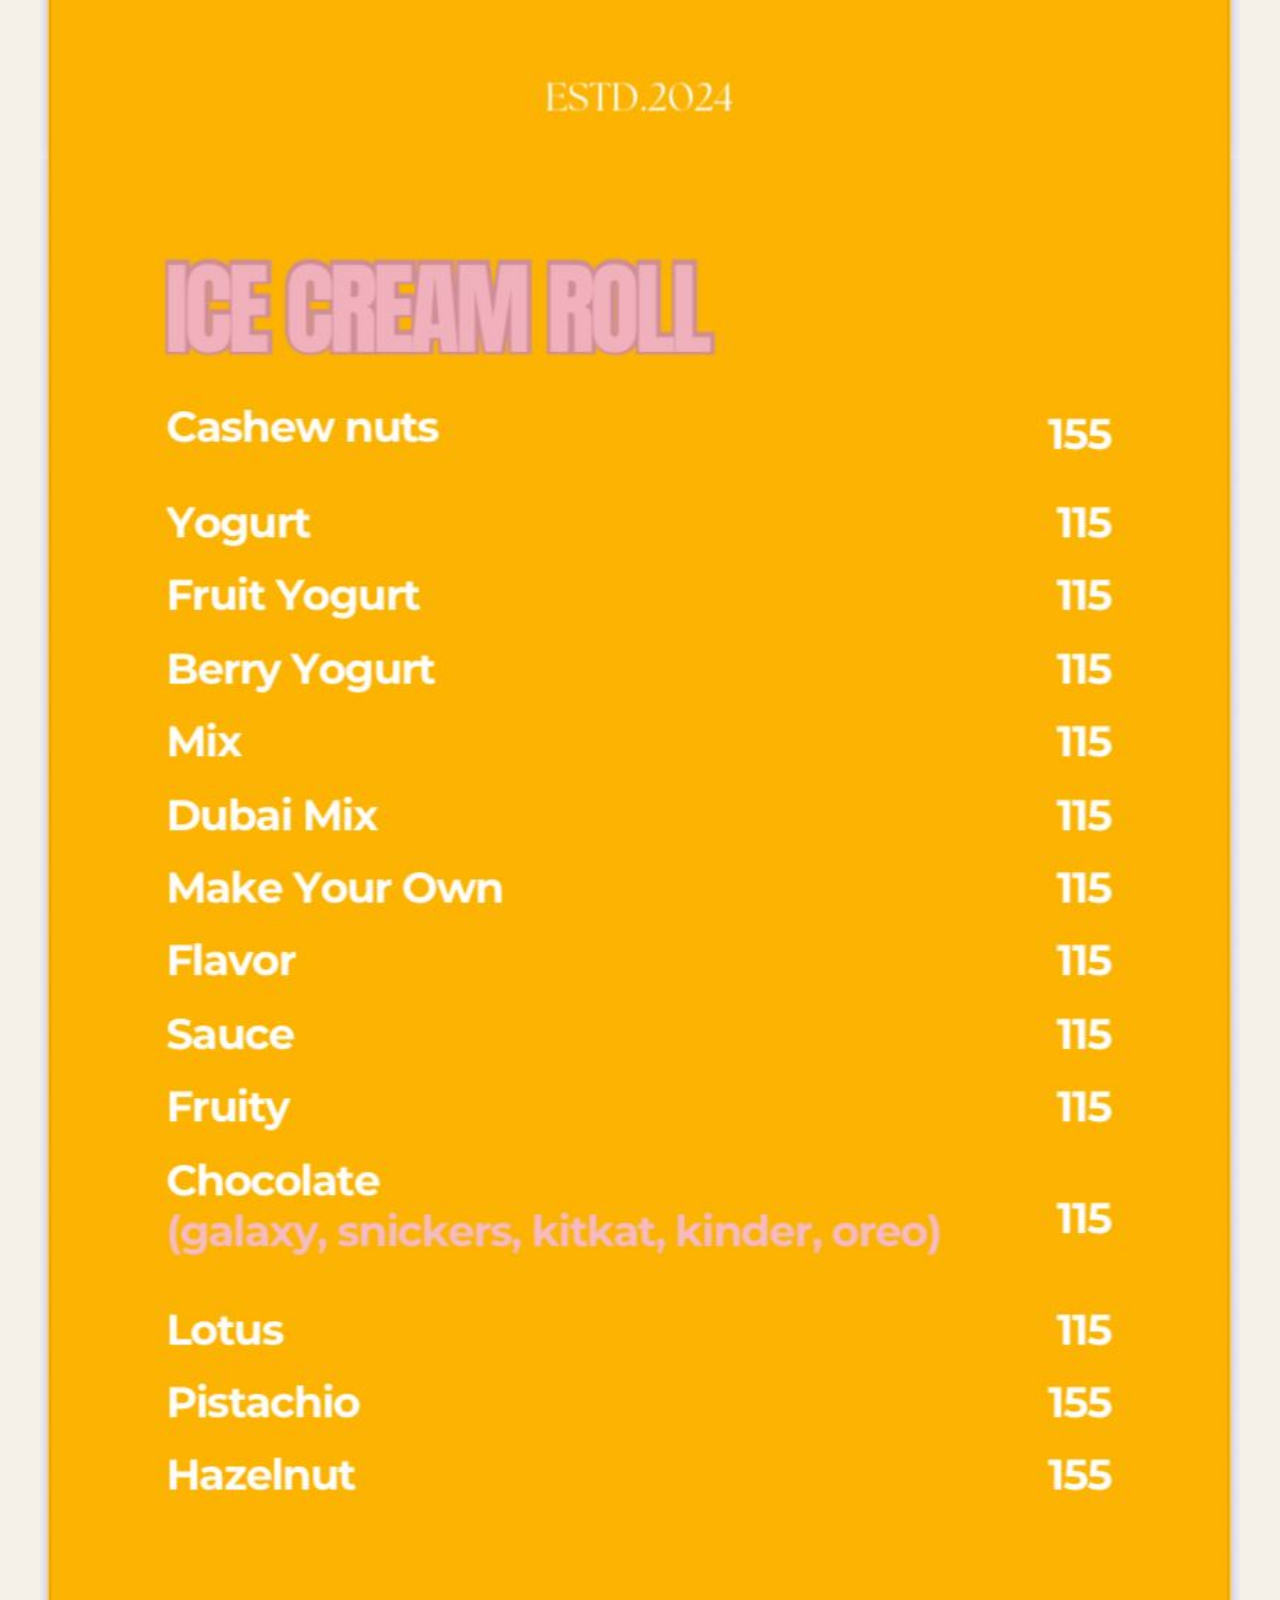
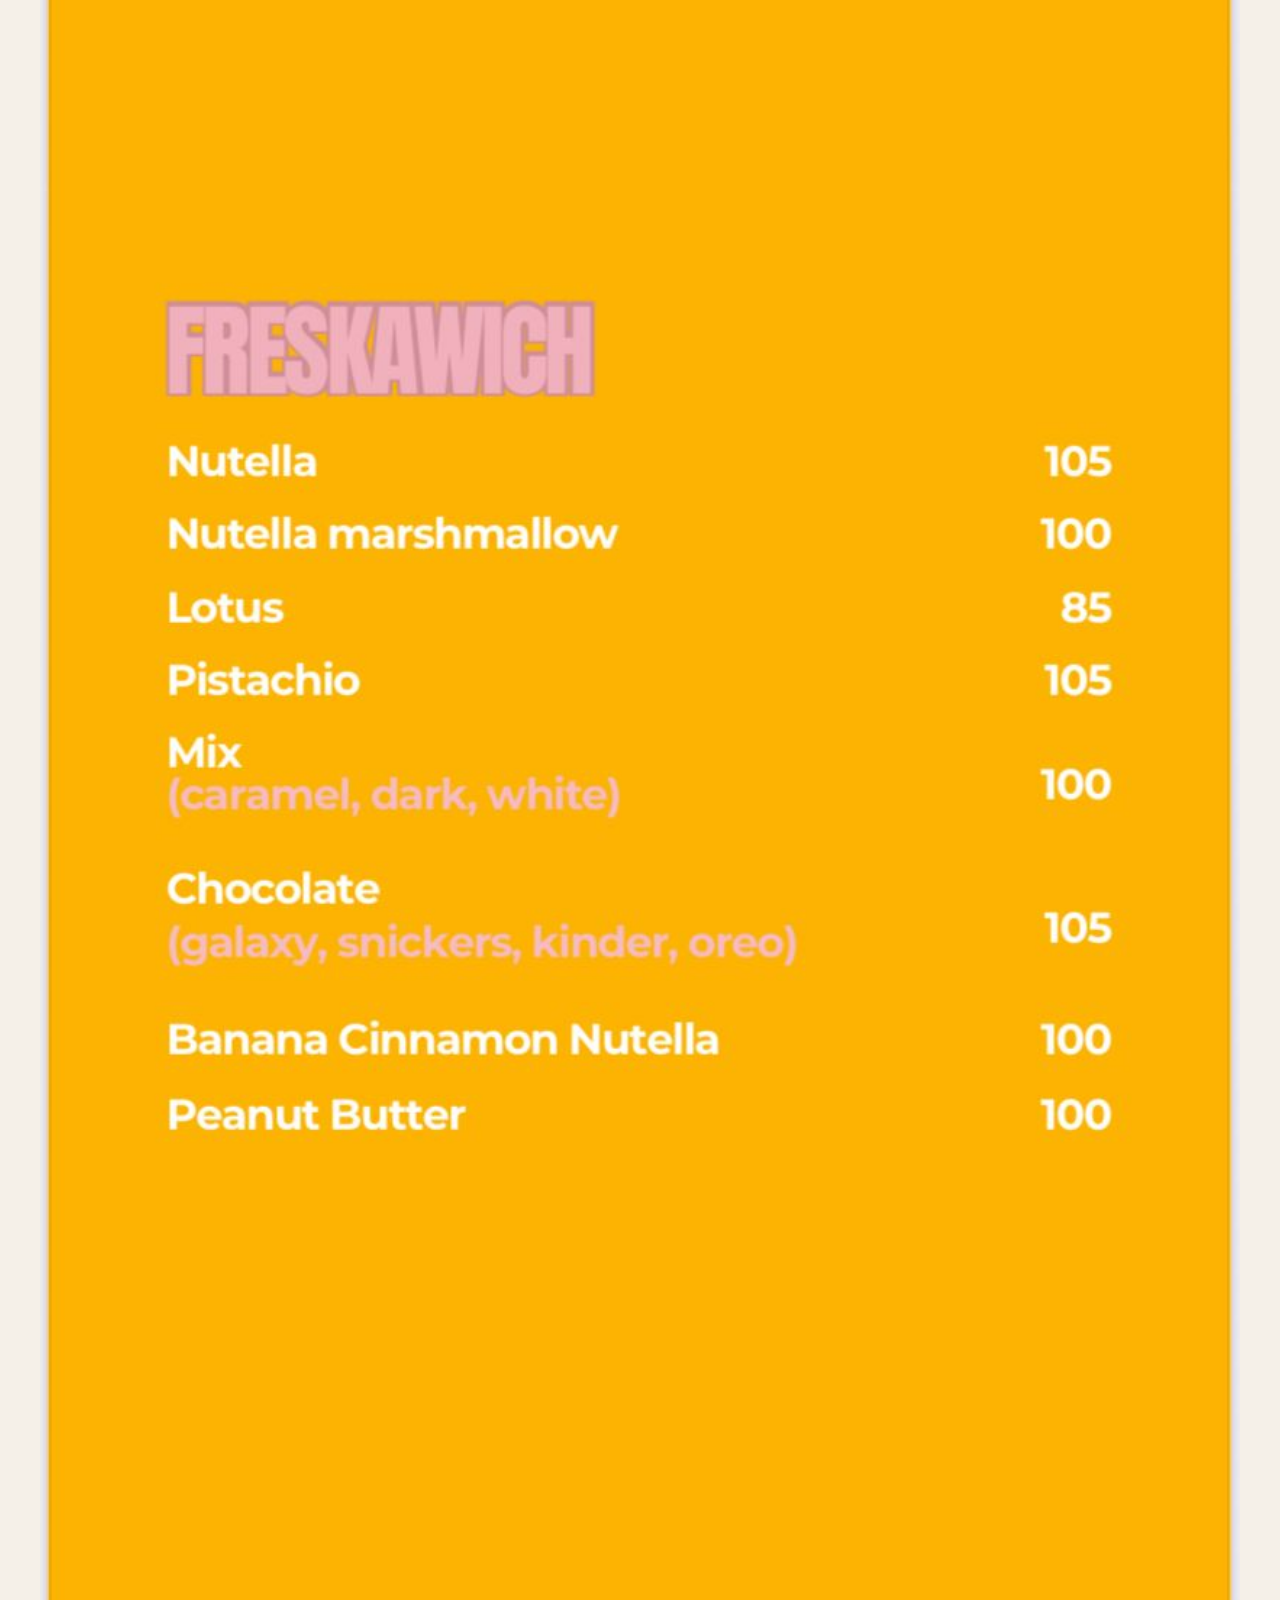
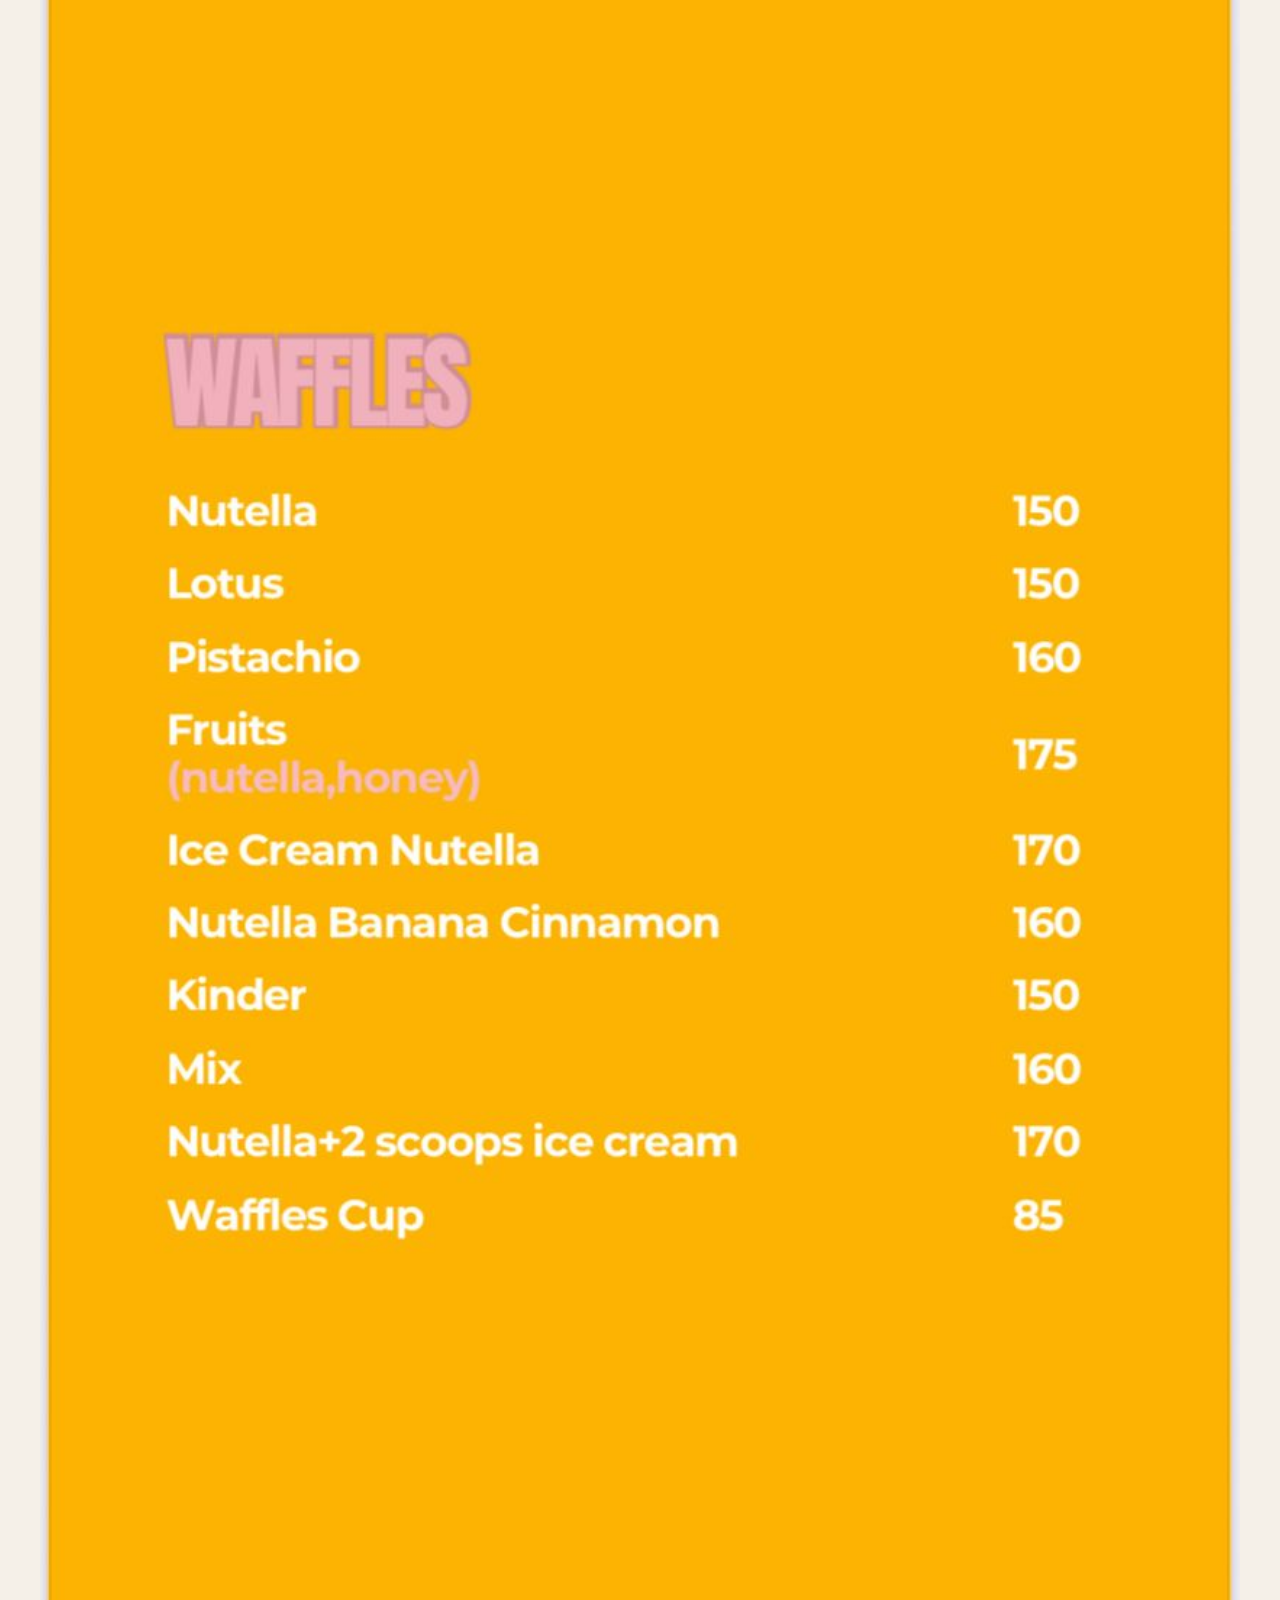
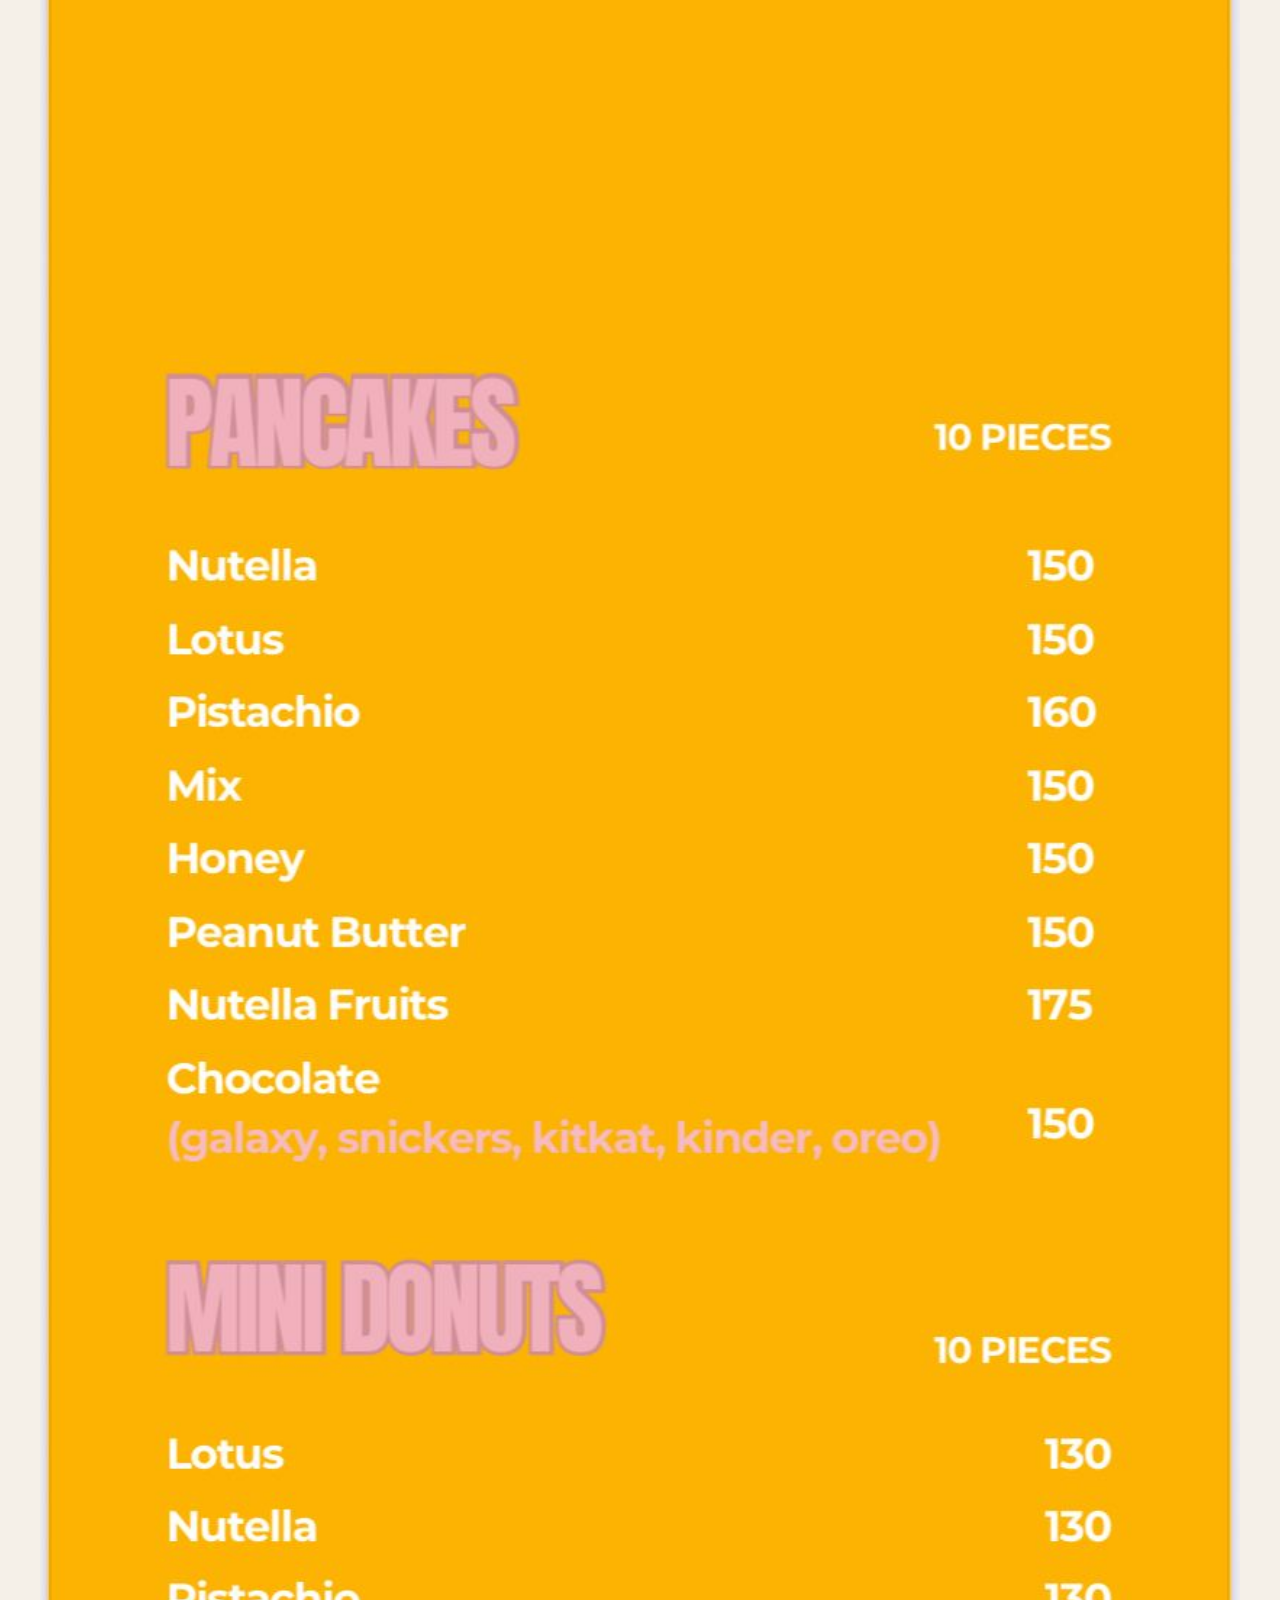
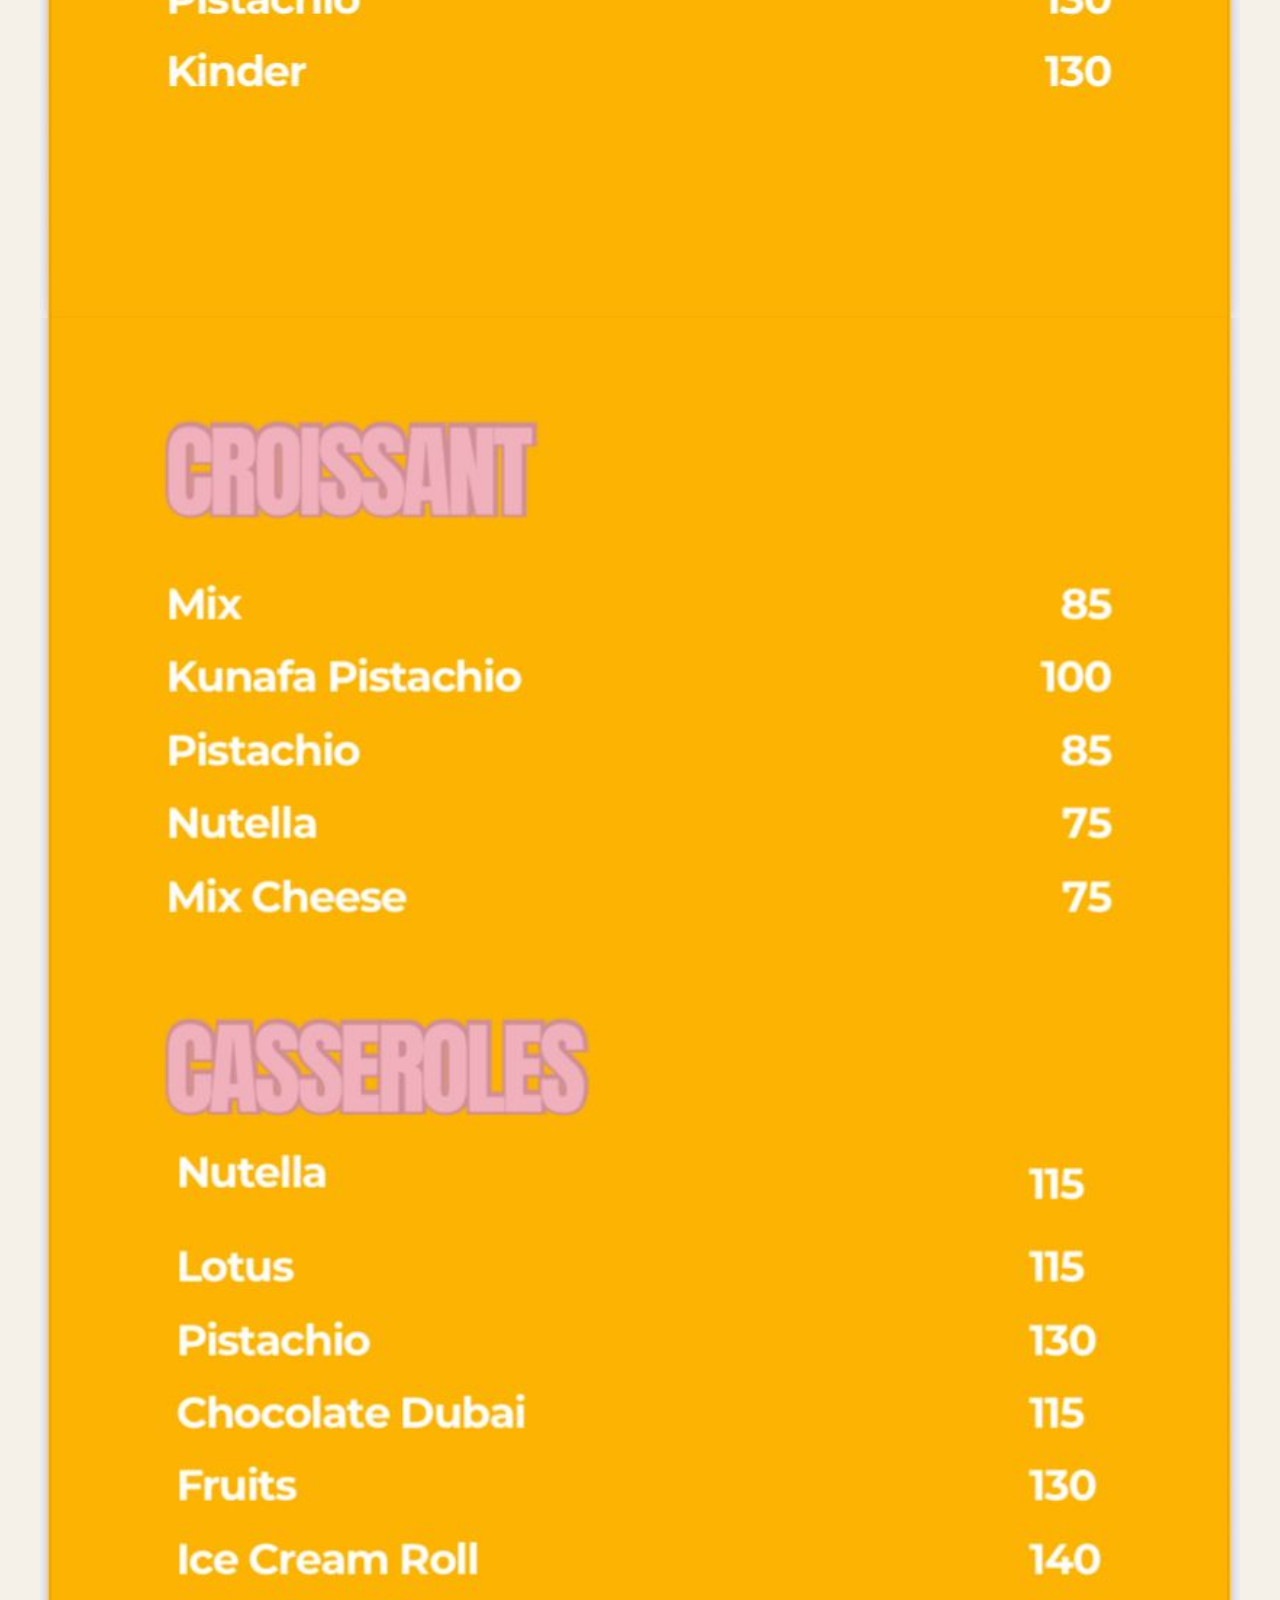
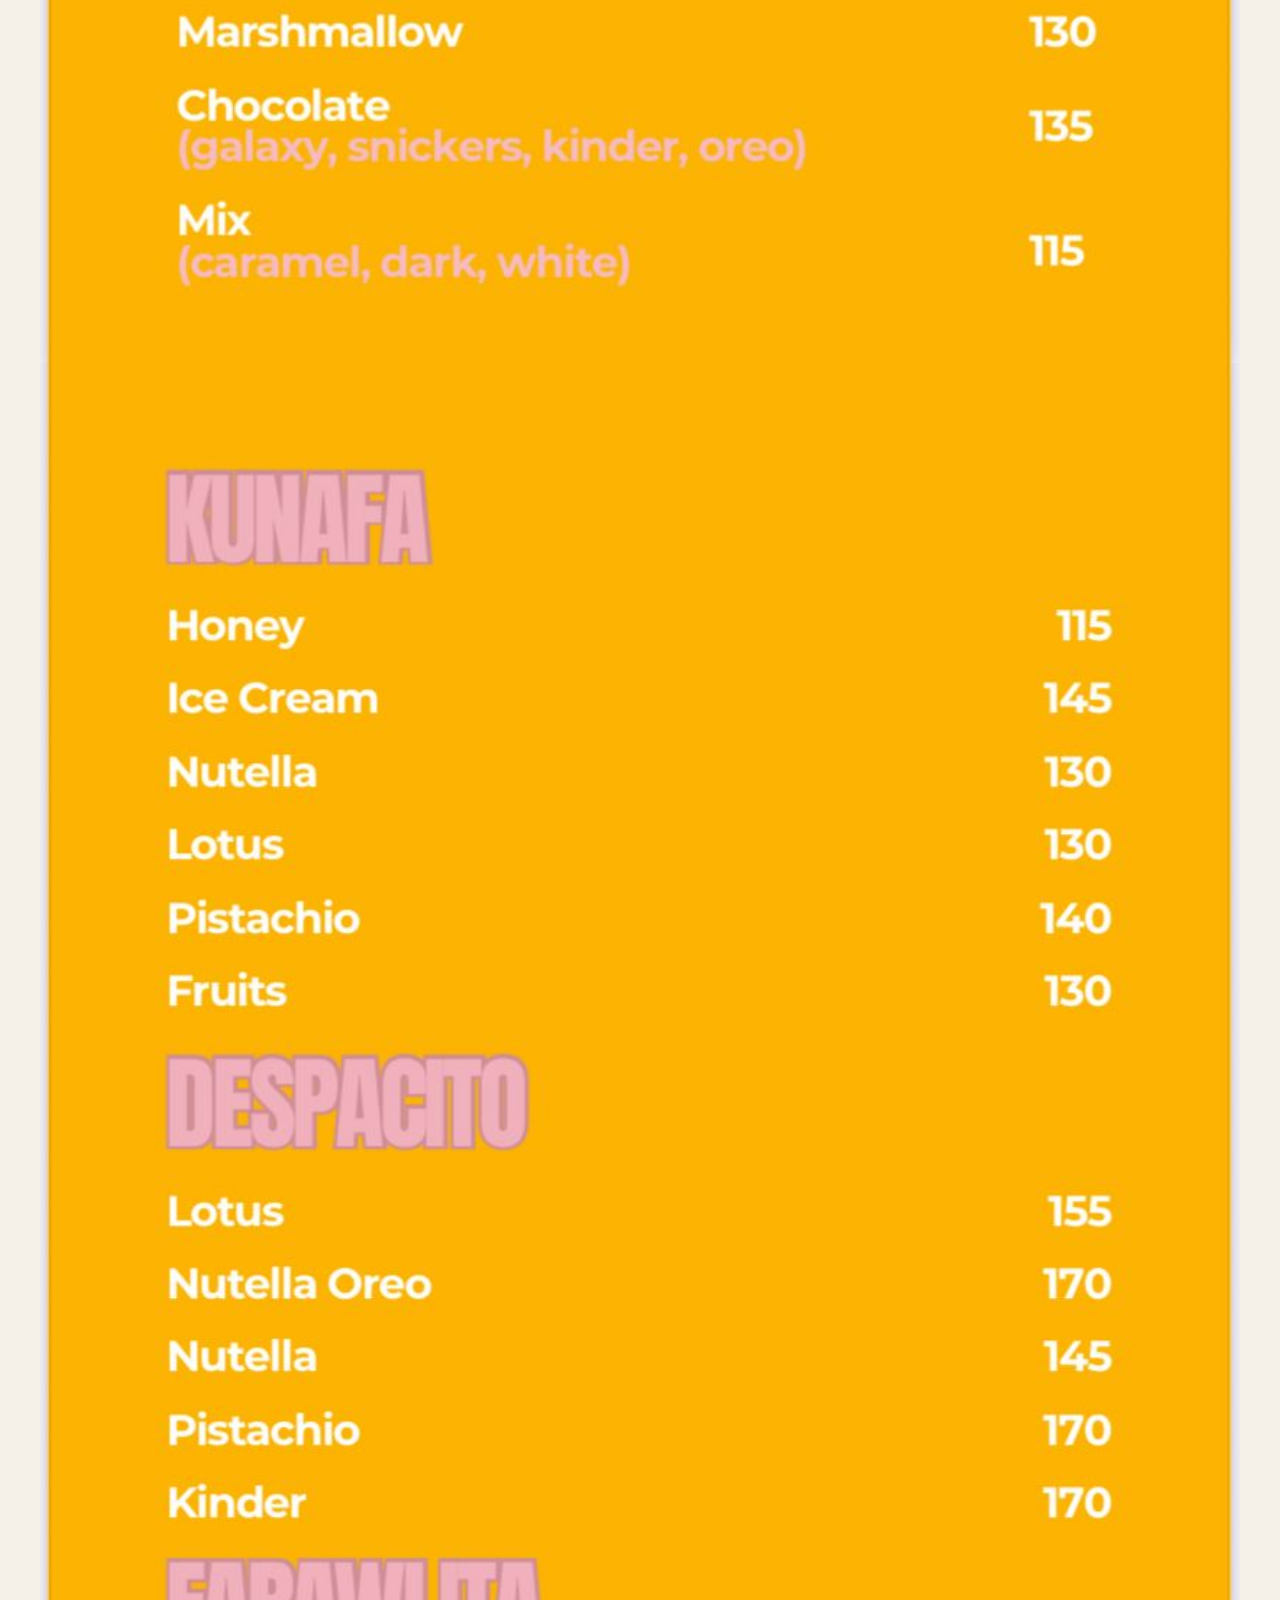
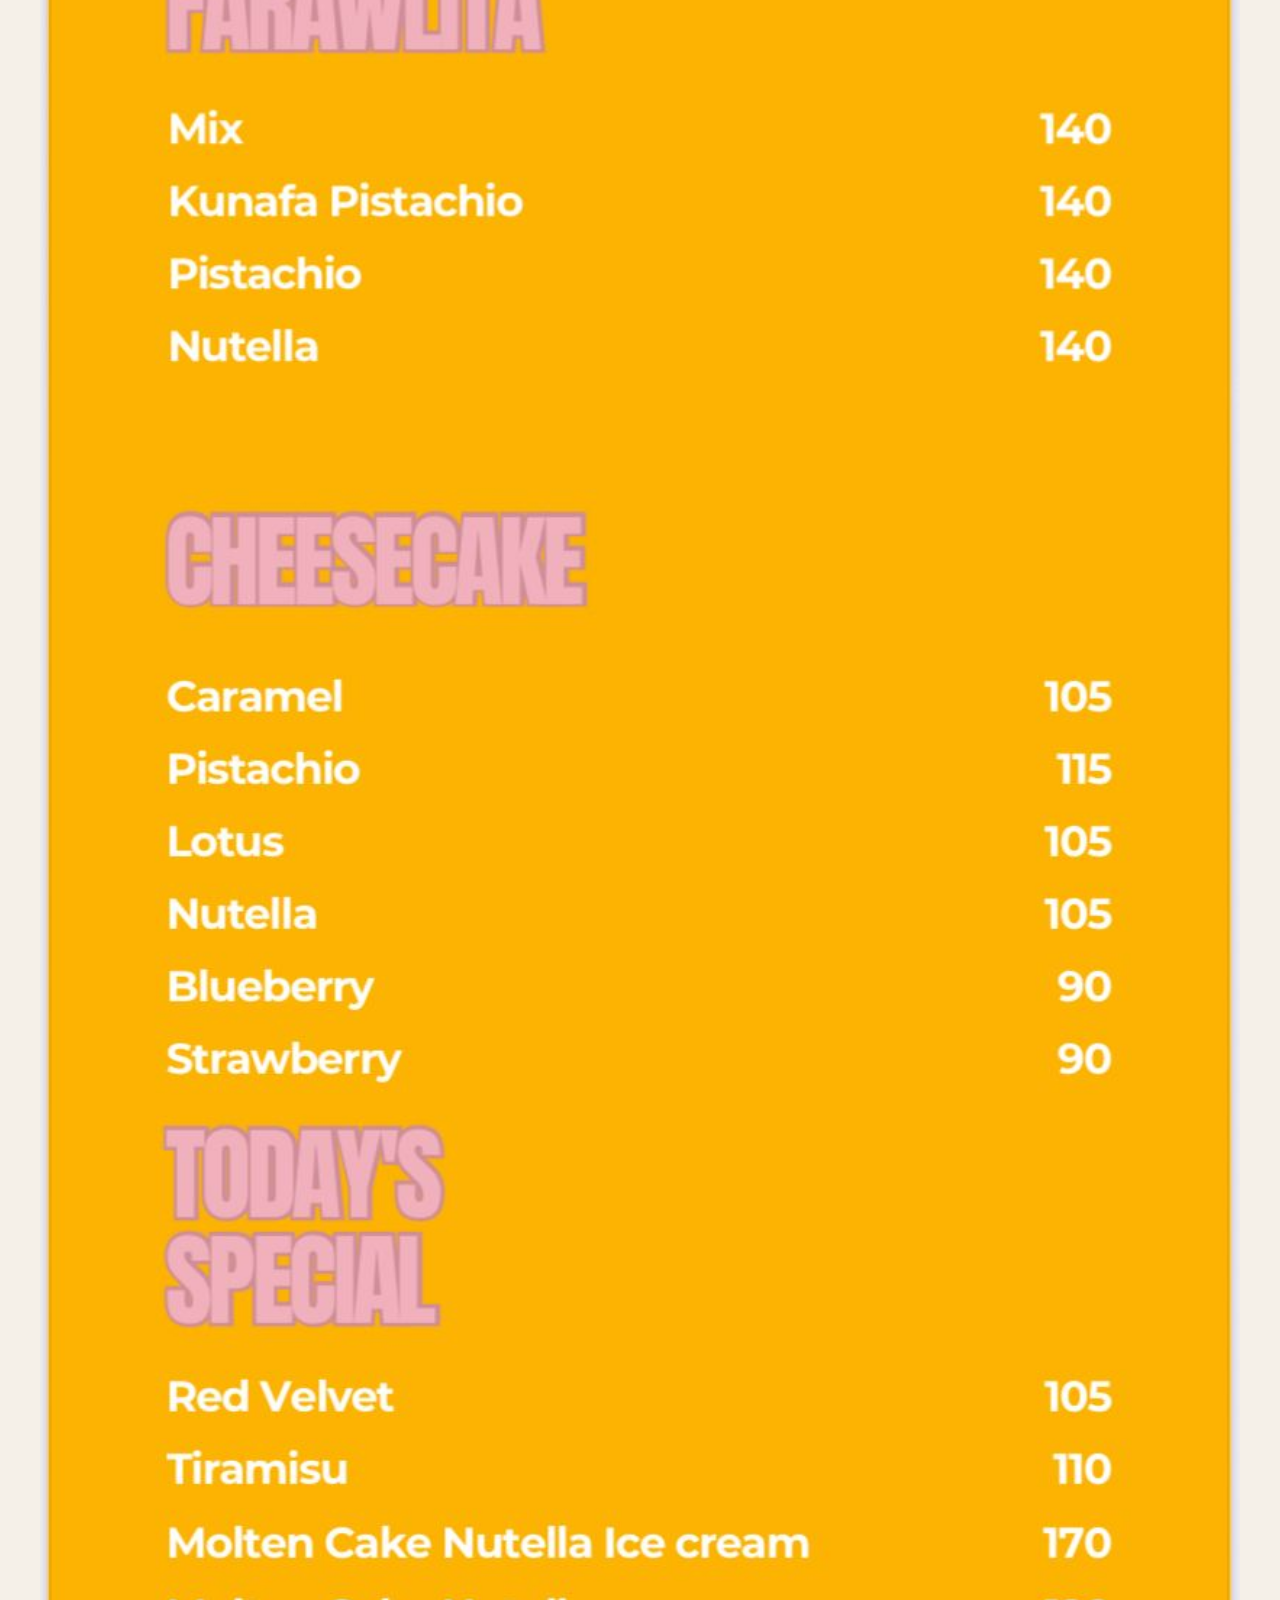
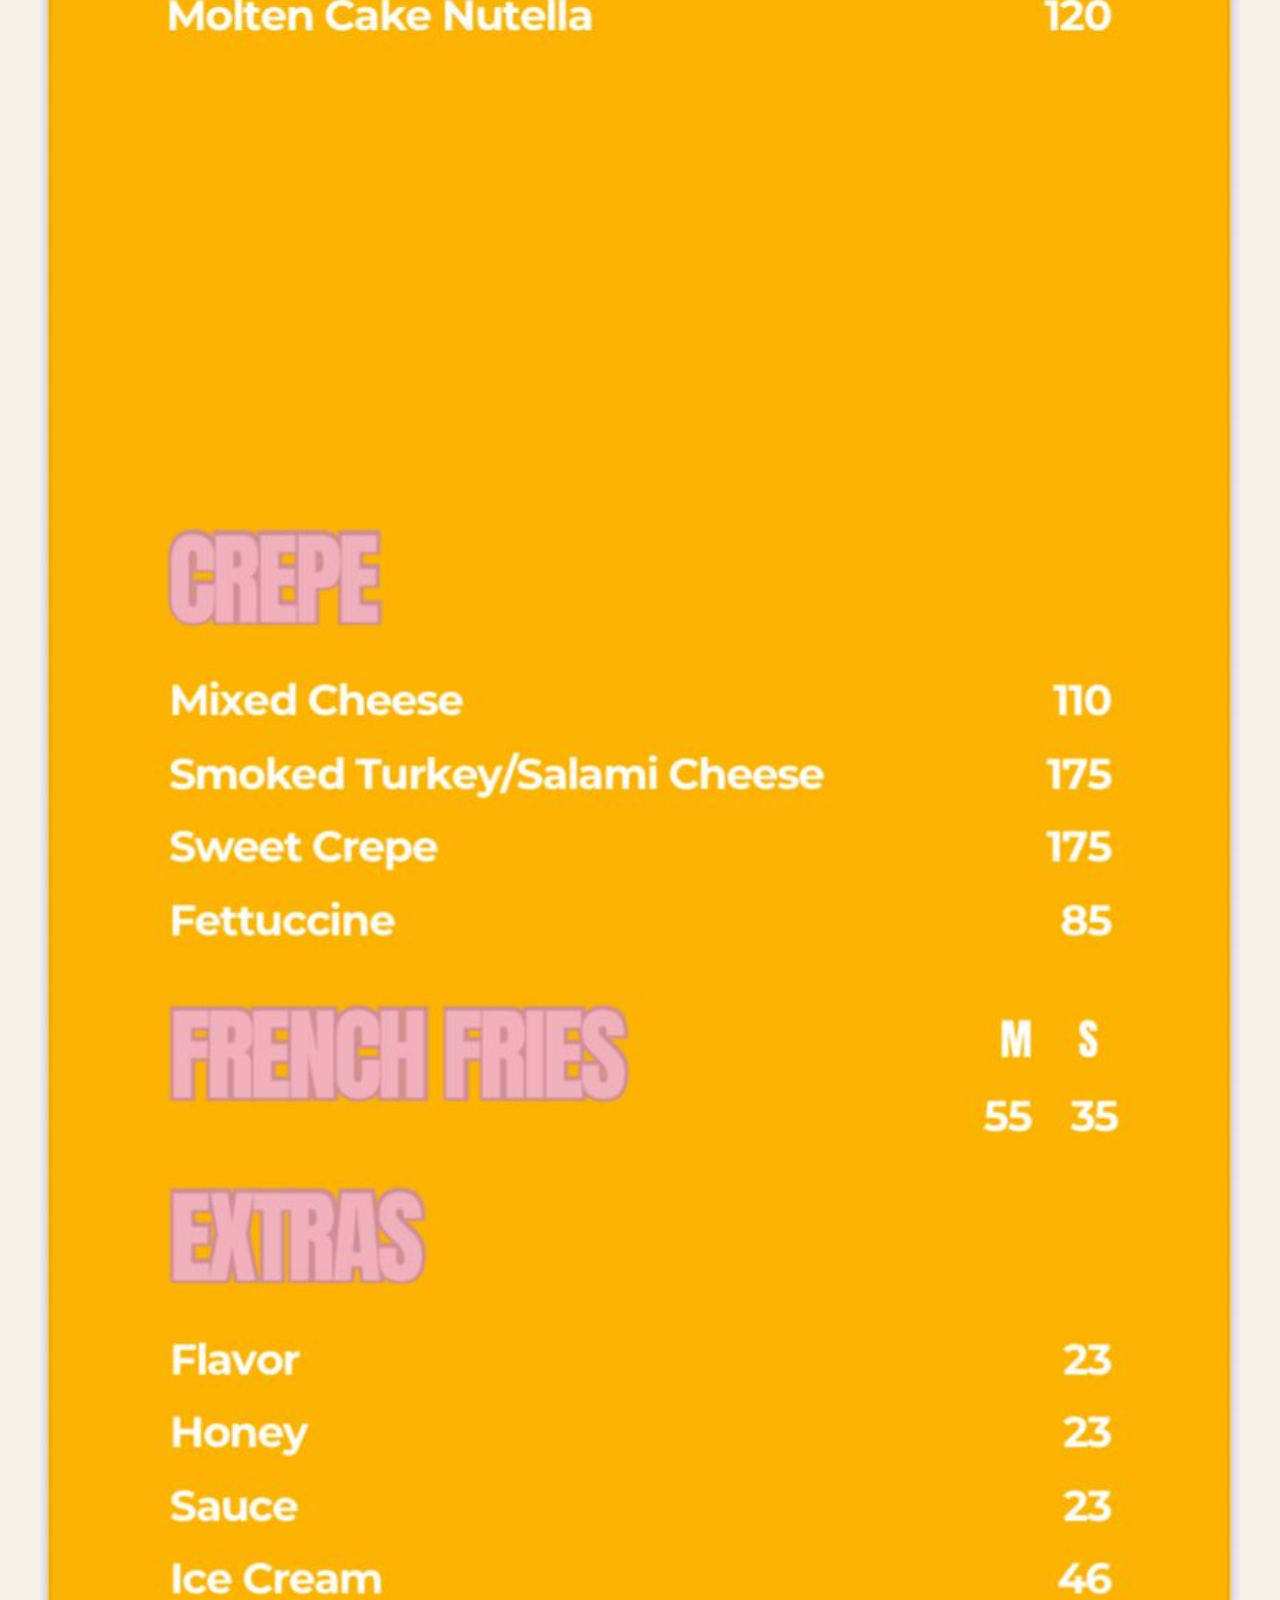
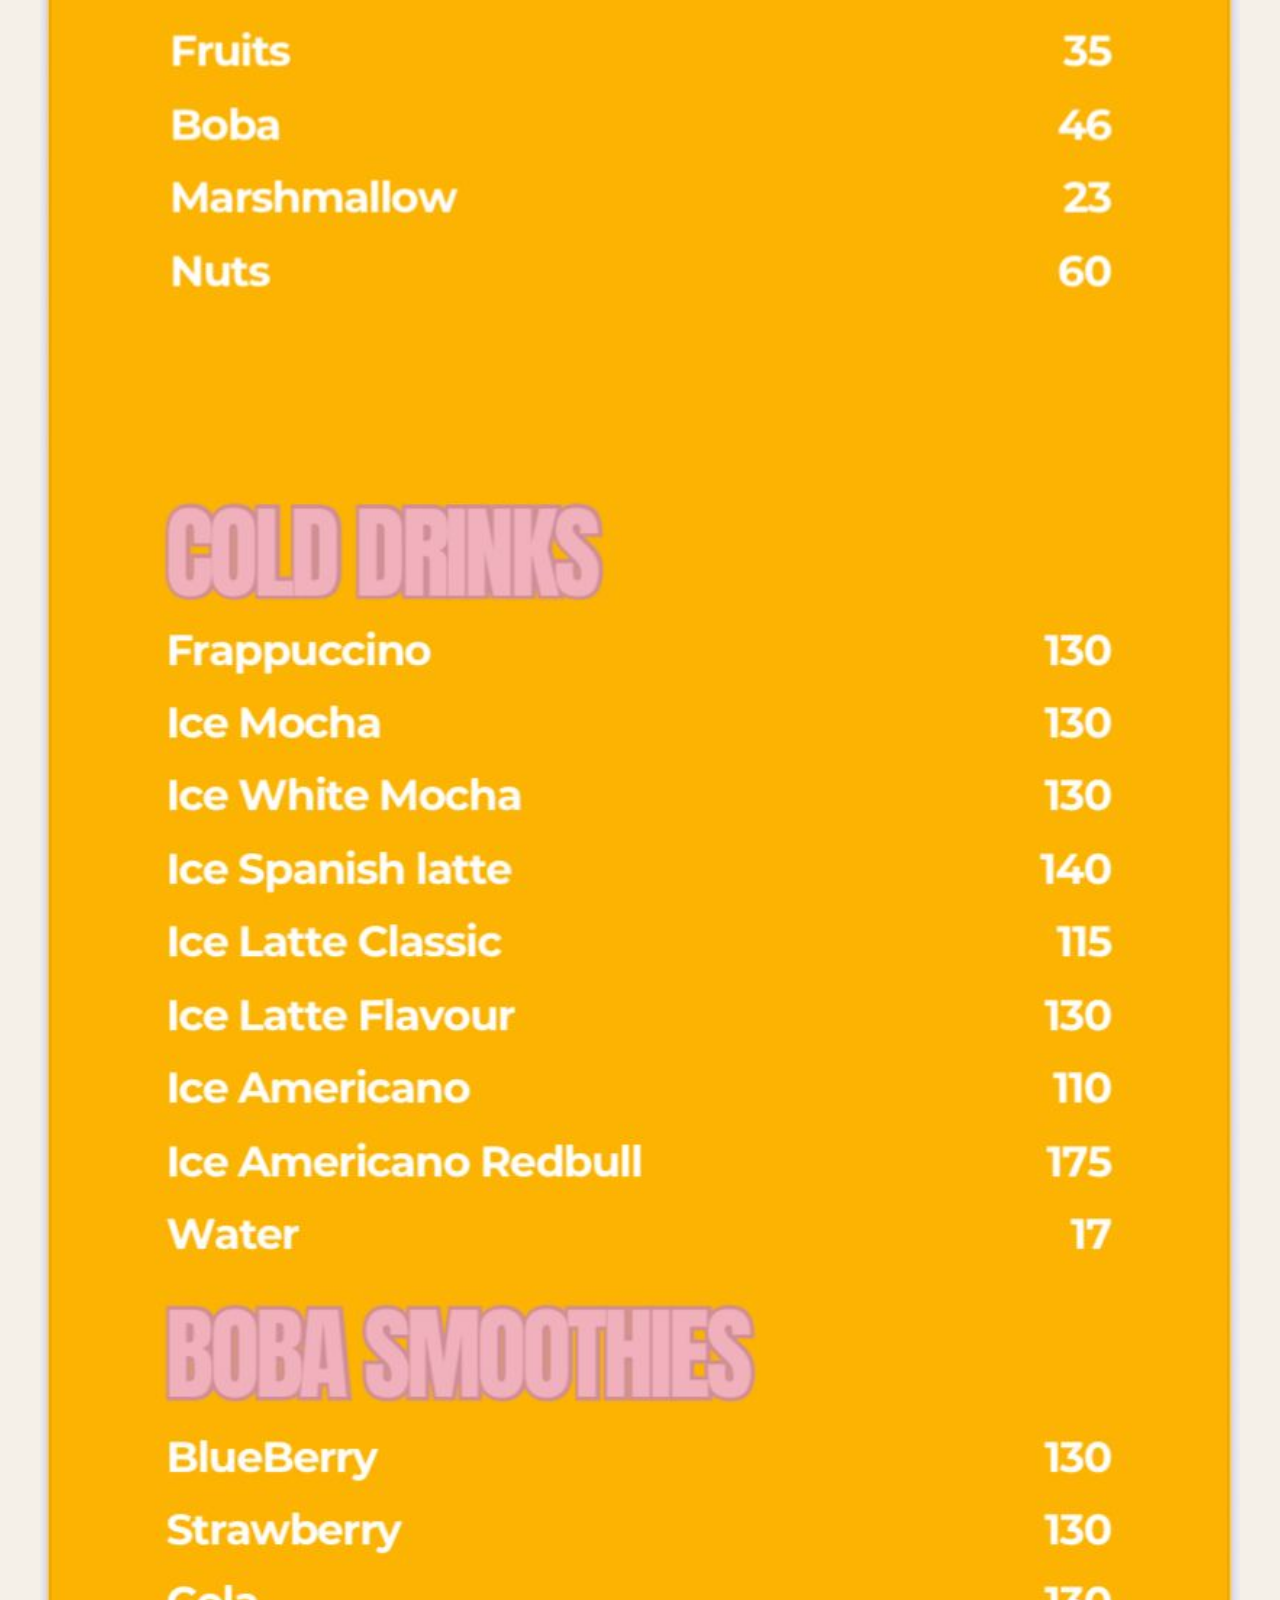
<file: menu.html>
<!DOCTYPE html>
<html lang="en">

<head>
    <meta charset="UTF-8">
    <meta name="viewport" content="width=device-width, initial-scale=1.0">
    <meta name="description" content="DESS-TINY Menu - Ice Cream Rolls, Waffles, Pancakes, Smoothies & More!">
    <title>Menu | DESS-TINY</title>
    <link rel="stylesheet" href="styles.css">
    <link rel="preconnect" href="https://fonts.googleapis.com">
    <link rel="preconnect" href="https://fonts.gstatic.com" crossorigin>
    <link
        href="https://fonts.googleapis.com/css2?family=Anton&family=Inter:wght@300;400;500;600;700&family=Outfit:wght@400;500;600;700;800&family=Pacifico&display=swap"
        rel="stylesheet">
</head>

<body class="menu-page">
    <!-- Navigation -->
    <nav class="navbar">
        <a href="index.html" class="logo">
            <img src="assets/logo.png" alt="DESS-TINY" class="logo-img">
        </a>
        <ul class="nav-links">
            <li><a href="index.html">Home</a></li>
            <li><a href="menu.html" class="active">Menu</a></li>
            <li><a href="about.html">About us</a></li>
            <li><a href="findus.html">Find Us</a></li>
        </ul>
        <div class="hamburger">
            <span></span>
            <span></span>
            <span></span>
        </div>
    </nav>

    <!-- Simple Menu Images -->
    <main class="simple-menu">
        <img src="assets/menu-1.png" alt="DESS-TINY Menu Cover">
        <img src="assets/menu-2.png" alt="Freskawich Menu">
        <img src="assets/menu-3.png" alt="Waffles Menu">
        <img src="assets/menu-4.png" alt="Pancakes & Mini Donuts Menu">
        <img src="assets/menu-5.png" alt="Ice Cream Roll Menu">
        <img src="assets/menu-6.png" alt="Menu Page 6">
        <img src="assets/menu-7.png" alt="Menu Page 7">
        <img src="assets/menu-8.png" alt="Menu Page 8">
        <img src="assets/menu-9.png" alt="Menu Page 9">
        <img src="assets/menu-10.png" alt="Menu Page 10">
        <img src="assets/menu-11.png" alt="Menu Page 11">
        <img src="assets/menu-12.png" alt="Menu Page 12">
        <img src="assets/menu-13.png" alt="Menu Page 13">
    </main>

    <!-- Social Links -->
    <div class="social-links">
        <a href="https://www.instagram.com/desstiny_truck?igsh=MXVsMDdobWtnMzFhbA%3D%3D&utm_source=qr" target="_blank"
            class="social-link">
            <svg viewBox="0 0 24 24" fill="currentColor">
                <path
                    d="M12 2.163c3.204 0 3.584.012 4.85.07 3.252.148 4.771 1.691 4.919 4.919.058 1.265.069 1.645.069 4.849 0 3.205-.012 3.584-.069 4.849-.149 3.225-1.664 4.771-4.919 4.919-1.266.058-1.644.07-4.85.07-3.204 0-3.584-.012-4.849-.07-3.26-.149-4.771-1.699-4.919-4.92-.058-1.265-.07-1.644-.07-4.849 0-3.204.013-3.583.07-4.849.149-3.227 1.664-4.771 4.919-4.919 1.266-.057 1.645-.069 4.849-.069zm0-2.163c-3.259 0-3.667.014-4.947.072-4.358.2-6.78 2.618-6.98 6.98-.059 1.281-.073 1.689-.073 4.948 0 3.259.014 3.668.072 4.948.2 4.358 2.618 6.78 6.98 6.98 1.281.058 1.689.072 4.948.072 3.259 0 3.668-.014 4.948-.072 4.354-.2 6.782-2.618 6.979-6.98.059-1.28.073-1.689.073-4.948 0-3.259-.014-3.667-.072-4.947-.196-4.354-2.617-6.78-6.979-6.98-1.281-.059-1.69-.073-4.949-.073zm0 5.838c-3.403 0-6.162 2.759-6.162 6.162s2.759 6.163 6.162 6.163 6.162-2.759 6.162-6.163c0-3.403-2.759-6.162-6.162-6.162zm0 10.162c-2.209 0-4-1.79-4-4 0-2.209 1.791-4 4-4s4 1.791 4 4c0 2.21-1.791 4-4 4zm6.406-11.845c-.796 0-1.441.645-1.441 1.44s.645 1.44 1.441 1.44c.795 0 1.439-.645 1.439-1.44s-.644-1.44-1.439-1.44z" />
            </svg>
        </a>
        <a href="https://www.tiktok.com/@desstiny_truck?_r=1&_t=ZS-93I4CGiEPt2" target="_blank" class="social-link">
            <svg viewBox="0 0 24 24" fill="currentColor">
                <path
                    d="M19.59 6.69a4.83 4.83 0 0 1-3.77-4.25V2h-3.45v13.67a2.89 2.89 0 0 1-5.2 1.74 2.89 2.89 0 0 1 2.31-4.64 2.93 2.93 0 0 1 .88.13V9.4a6.84 6.84 0 0 0-1-.05A6.33 6.33 0 0 0 5 20.1a6.34 6.34 0 0 0 10.86-4.43v-7a8.16 8.16 0 0 0 4.77 1.52v-3.4a4.85 4.85 0 0 1-1-.1z" />
            </svg>
        </a>
    </div>

    <!-- Footer -->
    <footer class="footer">
        <p class="footer-brand">Dess-Tiny</p>
        <p class="footer-phone">Contact Us: 01090777555</p>
        <p class="footer-text">© 2026 DESS-TINY. All rights reserved. Made with ❤️</p>
    </footer>

    <script src="script.js"></script>
</body>

</html>
</file>
<file: styles.css>
/* ===== CSS RESET & VARIABLES ===== */
*,
*::before,
*::after {
    margin: 0;
    padding: 0;
    box-sizing: border-box;
}

:root {
    /* Primary Colors - Orange/Golden theme */
    --primary: #F47920;
    --primary-dark: #E06810;
    --primary-light: #FF8C42;

    /* Accent Colors */
    --cream: #F5F0E8;
    --cream-dark: #EBE4D8;
    --gold-accent: #E6A817;
    --orange-accent: #FF8C42;

    /* Neutral Colors */
    --white: #FFFFFF;
    --off-white: #FFFAF5;
    --dark: #2D2D2D;
    --dark-light: #4A4A4A;
    --gray: #888888;

    /* Typography */
    --font-primary: 'Inter', sans-serif;
    --font-display: 'Outfit', sans-serif;
    --font-script: 'Pacifico', cursive;
    --font-anton: 'Anton', sans-serif;

    /* Shadows */
    --shadow-sm: 0 2px 10px rgba(0, 0, 0, 0.08);
    --shadow-md: 0 10px 30px rgba(0, 0, 0, 0.12);
    --shadow-lg: 0 20px 60px rgba(0, 0, 0, 0.15);

    /* Transitions */
    --transition-fast: 0.2s ease;
    --transition-normal: 0.3s ease;
    --transition-slow: 0.5s ease;
}

html {
    scroll-behavior: smooth;
}

body {
    font-family: var(--font-primary);
    background: var(--cream);
    color: var(--dark);
    overflow-x: hidden;
    line-height: 1.6;
}



/* ===== NAVIGATION ===== */
.navbar {
    position: sticky;
    top: 0;
    display: flex;
    justify-content: space-between;
    align-items: center;
    padding: 0.8rem 5%;
    background: var(--white);
    z-index: 1000;
    border-bottom: 1px solid rgba(0, 0, 0, 0.05);
}

.logo {
    display: flex;
    align-items: center;
    text-decoration: none;
}

.logo-img {
    height: 80px;
    width: auto;
    transition: var(--transition-normal);
    margin: -15px 0;
}

.logo:hover .logo-img {
    transform: scale(1.03);
}

.nav-links {
    display: flex;
    list-style: none;
    gap: 2rem;
    align-items: center;
}

.nav-links a {
    color: var(--dark);
    text-decoration: none;
    font-weight: 500;
    font-size: 0.9rem;
    position: relative;
    padding: 0.5rem 0;
    transition: var(--transition-normal);
}



.nav-links a:hover {
    color: var(--primary);
}



/* ===== HERO SECTION ===== */
.hero {
    background: linear-gradient(rgba(0, 0, 0, 0.5), rgba(0, 0, 0, 0.5)), url('assets/hero-bg-final.jpg');
    background-size: cover;
    background-position: center;
    padding: 3rem 5%;
    min-height: 100vh;
    display: flex;
    align-items: center;
    position: relative;
    margin-top: -80px;
    /* Pull up behind navbar if needed, or adjust nav transparency */
}

.hero-container {
    max-width: 1000px;
    margin: 0 auto;
    display: flex;
    /* Changed from grid to flex for centering */
    flex-direction: column;
    justify-content: center;
    align-items: center;
    text-align: center;
    padding-top: 80px;
    /* Compensate for navbar */
}

.hero-content {
    z-index: 2;
    display: flex;
    flex-direction: column;
    align-items: center;
}

.hero-badge {
    display: inline-flex;
    align-items: center;
    gap: 0.5rem;
    background: rgba(255, 255, 255, 0.2);
    backdrop-filter: blur(10px);
    padding: 0.5rem 1rem;
    border-radius: 50px;
    font-size: 0.8rem;
    font-weight: 500;
    color: var(--white);
    margin-bottom: 1.5rem;
    border: 1px solid rgba(255, 255, 255, 0.3);
}

.hero-badge svg {
    width: 16px;
    height: 16px;
}

.hero-title {
    font-family: var(--font-anton);
    font-size: clamp(3rem, 6vw, 5.5rem);
    /* Larger title for impact */
    font-weight: 400;
    color: var(--white);
    line-height: 1.1;
    margin-bottom: 1rem;
    text-transform: uppercase;
    letter-spacing: 2px;
    text-shadow: 0 4px 10px rgba(0, 0, 0, 0.3);
}

.hero-title .highlight {
    display: inline-block;
    position: relative;
    color: var(--gold-accent);
}

.hero-title .small-text {
    font-size: 0.4em;
    vertical-align: super;
    font-weight: 600;
}

.hero-tagline {
    font-family: var(--font-anton);
    font-size: 1.8rem;
    color: var(--white);
    margin-bottom: 2.5rem;
    text-transform: uppercase;
    letter-spacing: 3px;
    text-shadow: 0 2px 5px rgba(0, 0, 0, 0.3);
}

.hero-features {
    display: flex;
    gap: 1rem;
    flex-wrap: wrap;
    justify-content: center;
    margin-top: 2rem;
}

.hero-feature {
    display: flex;
    align-items: center;
    gap: 0.5rem;
    background: rgba(255, 255, 255, 0.15);
    backdrop-filter: blur(5px);
    padding: 0.8rem 1.5rem;
    border-radius: 50px;
    font-size: 0.9rem;
    color: var(--white);
    border: 1px solid rgba(255, 255, 255, 0.2);
    transition: transform 0.3s ease, background 0.3s ease;
}

.hero-feature:hover {
    background: rgba(255, 255, 255, 0.25);
    transform: translateY(-3px);
}

.hero-feature svg {
    width: 18px;
    height: 18px;
    color: var(--gold-accent);
    flex-shrink: 0;
}







/* ===== SWEETNESS SECTION ===== */
.sweetness-section {
    background: var(--cream);
    padding: 4rem 5%;
}

.sweetness-container {
    max-width: 1400px;
    margin: 0 auto;
    display: grid;
    grid-template-columns: 1fr 1fr;
    gap: 2rem;
    align-items: center;
}

.sweetness-image-wrapper {
    display: flex;
    align-items: center;
    justify-content: center;
}

.sweetness-image {
    width: 100%;
    height: auto;
    border-radius: 15px;
    box-shadow: var(--shadow-lg);
    display: block;
    object-fit: cover;
}

.sweetness-content {
    padding: 2rem;
}

.section-title {
    font-family: var(--font-display);
    font-size: clamp(2rem, 4vw, 3rem);
    color: var(--primary);
    line-height: 1.2;
    margin-bottom: 1.5rem;
    text-transform: uppercase;
    font-weight: 800;
}

.section-title .highlight {
    color: var(--gold-accent);
}

.cta-btn {
    display: inline-flex;
    align-items: center;
    gap: 0.5rem;
    padding: 1rem 2rem;
    border: none;
    border-radius: 50px;
    font-family: var(--font-primary);
    font-weight: 600;
    font-size: 0.9rem;
    cursor: pointer;
    transition: var(--transition-normal);
    text-decoration: none;
}

.cta-btn.primary {
    background: var(--primary);
    color: var(--white);
}

.cta-btn.primary:hover {
    background: var(--primary-dark);
    transform: translateY(-2px);
    box-shadow: var(--shadow-md);
}

.cta-btn.outline {
    background: transparent;
    color: var(--primary);
    border: 2px solid var(--primary);
}

.cta-btn.outline:hover {
    background: var(--primary);
    color: var(--white);
}

/* ===== FEATURES SECTION ===== */
.features-section {
    background: var(--white);
    padding: 4rem 5%;
    border-top: 1px solid rgba(0, 0, 0, 0.05);
}

.features-container {
    max-width: 1200px;
    margin: 0 auto;
}

.features-grid {
    display: grid;
    grid-template-columns: repeat(4, 1fr);
    gap: 2rem;
    margin-bottom: 3rem;
}

.feature-item {
    text-align: center;
    padding: 1.5rem;
}

.feature-icon {
    width: 50px;
    height: 50px;
    margin: 0 auto 1rem;
    display: flex;
    align-items: center;
    justify-content: center;
}

.feature-icon svg {
    width: 40px;
    height: 40px;
    color: var(--primary);
}

.feature-title {
    font-weight: 700;
    font-size: 0.9rem;
    color: var(--dark);
    margin-bottom: 0.5rem;
}

.feature-text {
    font-size: 0.8rem;
    color: var(--gray);
    line-height: 1.5;
}

.features-cta {
    text-align: center;
    padding-top: 2rem;
    border-top: 1px dashed rgba(0, 0, 0, 0.1);
}

.features-cta a {
    color: var(--primary);
    text-decoration: none;
    font-weight: 600;
    display: inline-flex;
    align-items: center;
    gap: 0.5rem;
}

.features-cta a:hover {
    text-decoration: underline;
}

/* ===== TURNING DOUGH SECTION ===== */
.tagline-section {
    background: #E6A817;
    padding: 3rem 5%;
    text-align: center;
}

.tagline-title {
    font-family: var(--font-display);
    font-size: clamp(1.5rem, 3vw, 2.5rem);
    color: var(--white);
    text-transform: uppercase;
    font-weight: 800;
}

/* ===== CTA SECTION ===== */
.cta-section {
    background: var(--primary);
    padding: 4rem 5%;
    position: relative;
    overflow: hidden;
}

.cta-container {
    max-width: 1200px;
    margin: 0 auto;
    display: grid;
    grid-template-columns: 1fr 1fr;
    gap: 3rem;
    align-items: center;
}

.cta-content {
    color: var(--white);
}

.cta-brand {
    font-family: var(--font-script);
    font-size: 1.2rem;
    opacity: 0.8;
    margin-bottom: 0.5rem;
}

.cta-title {
    font-family: var(--font-display);
    font-size: clamp(2rem, 4vw, 3rem);
    font-weight: 800;
    text-transform: uppercase;
    line-height: 1.2;
    margin-bottom: 2rem;
}

.cta-title .crossed {
    position: relative;
    opacity: 0.5;
}

.cta-love {
    display: inline-flex;
    align-items: center;
    gap: 0.5rem;
    background: var(--white);
    color: var(--primary);
    padding: 0.5rem 1rem;
    border-radius: 50px;
    font-size: 0.8rem;
    font-weight: 600;
}

.cta-love svg {
    width: 16px;
    height: 16px;
    fill: #E8505B;
}

.cta-image-wrapper {
    position: relative;
}

.cta-image {
    width: 100%;
    max-width: 500px;
    border-radius: 20px;
    box-shadow: var(--shadow-lg);
}

.cta-button-wrapper {
    text-align: center;
    margin-top: 2rem;
}

.cta-btn.white {
    background: var(--white);
    color: var(--primary);
}

.cta-btn.white:hover {
    background: var(--cream);
    transform: translateY(-2px);
}

/* ===== SOCIAL LINKS ===== */
.social-links {
    display: flex;
    justify-content: center;
    gap: 1.5rem;
    padding: 2rem 0;
    background: var(--cream);
}

.social-link {
    width: 50px;
    height: 50px;
    display: flex;
    align-items: center;
    justify-content: center;
    background: var(--gold-accent);
    border-radius: 50%;
    color: var(--white);
    transition: var(--transition-normal);
    box-shadow: var(--shadow-sm);
}

.social-link svg {
    width: 22px;
    height: 22px;
}

.social-link:hover {
    background: var(--primary);
}

/* ===== FOOTER ===== */
.footer {
    background: var(--white);
    color: var(--dark);
    padding: 3rem 5%;
    text-align: center;
}

.footer-brand {
    font-family: var(--font-script);
    font-size: 1.5rem;
    margin-bottom: 1rem;
}

.footer-phone {
    font-family: var(--font-primary);
    font-size: 1rem;
    font-weight: 400;
    margin-bottom: 1rem;
    color: var(#191717b0);
    opacity: 0.9;
}

.footer-text {
    font-size: 0.85rem;
    opacity: 0.7;
}

/* ===== HAMBURGER MENU ===== */
.hamburger {
    display: none;
    flex-direction: column;
    gap: 5px;
    cursor: pointer;
    z-index: 1001;
}

.hamburger span {
    width: 25px;
    height: 3px;
    background: var(--dark);
    border-radius: 3px;
    transition: var(--transition-normal);
}

/* ===== MENU PAGE ===== */
.menu-page {
    background: var(--cream);
}

.simple-menu {
    padding-top: 20px;
    display: flex;
    flex-direction: column;
    align-items: center;
    background: var(--cream);
}

.simple-menu img {
    width: 100%;
    max-width: 1200px;
    height: auto;
    display: block;
}



/* ===== RESPONSIVE DESIGN ===== */
@media (max-width: 1024px) {

    .hero-container,
    .sweetness-container,
    .cta-container {
        grid-template-columns: 1fr;
        gap: 2rem;
    }



    .features-grid {
        grid-template-columns: repeat(2, 1fr);
    }

    .nav-links {
        display: none;
        position: fixed;
        top: 0;
        left: 0;
        right: 0;
        background: var(--white);
        padding: 80px 0 0 0;
        z-index: 999;
        max-height: 100vh;
        overflow-y: auto;
    }

    .nav-links.active {
        display: flex;
        flex-direction: column;
        justify-content: flex-start;
        padding-top: 80px;
    }

    .nav-links li {
        list-style: none;
        width: 100%;
    }

    .nav-links a {
        display: block;
        font-family: var(--font-display);
        font-size: 0.9rem;
        font-weight: 600;
        padding: 20px 40px;
        background: transparent;
        border-radius: 0;
        border-bottom: 1px solid rgba(0, 0, 0, 0.1);
        color: var(--dark);
        text-decoration: none;
        transition: var(--transition-normal);
        text-align: left;
        text-transform: uppercase;
        letter-spacing: 1px;
    }

    .nav-links a:hover,
    .nav-links a.active {
        background: transparent;
        color: var(--primary);
        border-left: 3px solid var(--primary);
        padding-left: 37px;
    }

    .hamburger {
        display: flex;
    }

    .hamburger.active span:nth-child(1) {
        transform: rotate(45deg) translate(5px, 5px);
    }

    .hamburger.active span:nth-child(2) {
        opacity: 0;
    }

    .hamburger.active span:nth-child(3) {
        transform: rotate(-45deg) translate(7px, -6px);
    }
}

@media (max-width: 768px) {
    .hero {
        padding: 2rem 5%;
        min-height: auto;
    }







    .features-grid {
        grid-template-columns: 1fr;
    }



    .cta-section {
        padding: 3rem 5%;
    }
}

@media (max-width: 480px) {
    .hero-title {
        font-size: 2.5rem;
    }





    .section-title {
        font-size: 1.8rem;
    }

    .cta-btn {
        padding: 0.8rem 1.5rem;
        font-size: 0.85rem;
    }


}



/* ===== ABOUT PAGE CLEAN ===== */
.about-page-clean {
    background: var(--cream);
}

/* ===== ABOUT PAGE ALTERNATING LAYOUT ===== */
.about-section-alt {
    padding: 4rem 5%;
    background: var(--cream);
}

.about-section-alt:nth-child(even) {
    background: var(--white);
}

.about-alt-container {
    max-width: 1200px;
    margin: 0 auto;
    display: grid;
    grid-template-columns: 1fr 1fr;
    gap: 4rem;
    align-items: center;
}

/* Reverse layout for .reverse class */
.about-section-alt.reverse .about-alt-container {
    direction: rtl;
}

.about-section-alt.reverse .about-alt-content,
.about-section-alt.reverse .about-alt-image {
    direction: ltr;
}

.about-alt-content {
    padding: 2rem 0;
}

.about-alt-title {
    font-family: var(--font-anton);
    font-size: clamp(2.5rem, 4vw, 3.5rem);
    font-weight: 400;
    color: var(--primary);
    text-transform: uppercase;
    letter-spacing: 3px;
    margin-bottom: 1.5rem;
    position: relative;
}

.about-alt-title::after {
    content: '';
    display: block;
    width: 60px;
    height: 3px;
    background: var(--gold-accent);
    margin-top: 1rem;
}

.about-alt-text {
    font-family: var(--font-primary);
    font-size: 1.05rem;
    line-height: 1.9;
    color: var(--dark-light);
}

.about-alt-image {
    display: flex;
    justify-content: center;
    align-items: center;
}

.about-alt-image img {
    width: 100%;
    max-width: 500px;
    height: auto;
    border-radius: 20px;
    box-shadow: 0 10px 30px rgba(244, 121, 32, 0.1);
    object-fit: cover;
}

/* Vision Section - Pink Styling for titles only */
.about-section-alt:nth-child(4) .about-alt-title {
    color: #E8A4AE;
}

.about-section-alt:nth-child(4) .about-alt-title::after {
    background: #E8A4AE;
}

/* Responsive for alternating layout */
@media (max-width: 900px) {
    .about-alt-container {
        grid-template-columns: 1fr;
        gap: 2rem;
        text-align: center;
    }

    .about-section-alt.reverse .about-alt-container {
        direction: ltr;
    }

    .about-alt-title::after {
        margin: 1rem auto 0;
    }

    .about-alt-image {
        order: -1;
    }

    .about-alt-image img {
        max-width: 350px;
    }
}

/* ===== FEATURED IMAGES ===== */
.about-feature-img {
    display: block;
    width: 100%;
    max-width: 400px;
    height: auto;
    margin: 3rem auto 0;
    border-radius: 20px;
    box-shadow: 0 15px 40px rgba(139, 21, 56, 0.15);
}

/* Ensure container allows content to be readable */
.about-page-clean {
    position: relative;
    min-height: 100vh;
}

/* ===== FIND US PAGE ===== */
.findus-page {
    background: var(--cream);
}

.findus-section {
    min-height: calc(100vh - 80px);
    display: flex;
    align-items: center;
    padding: 4rem 5%;
    background: var(--cream);
}

.findus-container {
    max-width: 1400px;
    margin: 0 auto;
    display: grid;
    grid-template-columns: 1fr 1.2fr;
    gap: 4rem;
    align-items: center;
    width: 100%;
}

.findus-content {
    padding: 2rem 0;
}

.findus-title {
    font-family: var(--font-display);
    font-size: clamp(2.5rem, 4vw, 3.5rem);
    font-weight: 800;
    color: #2D4A3E;
    margin-bottom: 0.5rem;
    text-transform: none;
}

.findus-location {
    font-family: var(--font-primary);
    font-size: 1.1rem;
    color: var(--dark-light);
    margin-bottom: 2rem;
}

.findus-hours {
    margin-bottom: 2rem;
}

.hours-label {
    font-family: var(--font-primary);
    font-size: 0.9rem;
    font-weight: 700;
    color: #C97B63;
    text-transform: uppercase;
    letter-spacing: 1px;
    margin-bottom: 0.5rem;
}

.hours-time {
    font-family: var(--font-primary);
    font-size: 1rem;
    color: #2D4A3E;
    line-height: 1.6;
}

.directions-btn {
    display: inline-flex;
    align-items: center;
    gap: 0.5rem;
    padding: 0.8rem 1.5rem;
    background: #C97B63;
    color: var(--white);
    text-decoration: none;
    border-radius: 50px;
    font-family: var(--font-primary);
    font-weight: 600;
    font-size: 0.85rem;
    text-transform: uppercase;
    letter-spacing: 1px;
    transition: var(--transition-normal);
    box-shadow: 0 4px 15px rgba(201, 123, 99, 0.3);
}

.directions-btn svg {
    width: 16px;
    height: 16px;
}

.directions-btn:hover {
    background: #B86A53;
    transform: translateY(-2px);
    box-shadow: 0 6px 20px rgba(201, 123, 99, 0.4);
}

.findus-image {
    display: flex;
    justify-content: center;
    align-items: center;
}

.findus-image img {
    width: 100%;
    max-width: 650px;
    height: auto;
    border-radius: 15px;
    box-shadow: 0 20px 50px rgba(0, 0, 0, 0.15);
    object-fit: cover;
}

/* Responsive for Find Us page */
@media (max-width: 1024px) {
    .findus-container {
        grid-template-columns: 1fr;
        gap: 2rem;
        text-align: center;
    }

    .findus-image {
        order: -1;
    }

    .findus-image img {
        max-width: 500px;
    }

    .findus-content {
        display: flex;
        flex-direction: column;
        align-items: center;
    }
}

@media (max-width: 768px) {
    .findus-section {
        padding: 2rem 5%;
        min-height: auto;
    }

    .findus-container {
        gap: 1.5rem;
    }

    .findus-image img {
        max-width: 100%;
        width: 100%;
    }

    .findus-title {
        font-size: 2.5rem;
        letter-spacing: 2px;
        margin-bottom: 0.5rem;
    }

    .findus-location {
        font-size: 1.3rem;
        margin-bottom: 1.5rem;
    }

    .findus-hours {
        margin-bottom: 1.5rem;
        padding: 1rem;
    }

    .hours-label {
        font-size: 0.85rem;
    }

    .hours-time {
        font-size: 1rem;
    }

    .directions-btn {
        padding: 0.8rem 1.5rem;
        font-size: 0.85rem;
    }
}

/* ===== TALABAT ORDER SECTION ===== */
.talabat-section {
    background: var(--primary);
    padding: 4rem 5%;
    text-align: center;
}

.talabat-container {
    max-width: 800px;
    margin: 0 auto;
}

/* ===== TALABAT SECTION ===== */
.talabat-section {
    background: #D4A5A5;
    padding: 4rem 5%;
}

.talabat-container {
    max-width: 1200px;
    margin: 0 auto;
    display: grid;
    grid-template-columns: 1.2fr 1fr;
    gap: 3rem;
    align-items: center;
}

.talabat-content {
    text-align: left;
}

.talabat-logo-container {
    display: flex;
    justify-content: center;
    align-items: center;
}

.talabat-logo-large {
    width: 100%;
    max-width: 500px;
    height: auto;
    border-radius: 15px;
}

.talabat-title {
    font-family: var(--font-anton);
    font-size: clamp(2rem, 4vw, 3rem);
    font-weight: 400;
    color: var(--white);
    text-transform: uppercase;
    letter-spacing: 3px;
    margin-bottom: 1rem;
}

.talabat-logo {
    height: 50px;
    width: auto;
}

.talabat-text {
    font-size: 1.2rem;
    color: var(--white);
    opacity: 0.9;
    margin-bottom: 2rem;
}

.talabat-buttons {
    display: flex;
    justify-content: flex-start;
    gap: 1.5rem;
    flex-wrap: wrap;
}

.talabat-btn {
    display: inline-flex;
    align-items: center;
    gap: 0.75rem;
    padding: 1rem 2rem;
    border-radius: 50px;
    font-family: var(--font-primary);
    font-weight: 600;
    font-size: 1rem;
    text-decoration: none;
    transition: var(--transition-normal);
    box-shadow: var(--shadow-md);
}

.talabat-btn svg {
    width: 24px;
    height: 24px;
    flex-shrink: 0;
}

.talabat-btn.android {
    background: #3DDC84;
    color: var(--dark);
}

.talabat-btn.android:hover {
    background: #32c976;
    transform: translateY(-3px);
    box-shadow: var(--shadow-lg);
}

.talabat-btn.ios {
    background: var(--white);
    color: var(--dark);
}

.talabat-btn.ios:hover {
    background: var(--cream);
    transform: translateY(-3px);
    box-shadow: var(--shadow-lg);
}

@media (max-width: 768px) {
    .talabat-section {
        padding: 3rem 5%;
    }

    .talabat-container {
        grid-template-columns: 1fr;
        gap: 2rem;
    }

    .talabat-content {
        text-align: center;
    }

    .talabat-buttons {
        justify-content: center;
    }

    .talabat-logo-large {
        max-width: 350px;
    }
}

@media (max-width: 480px) {
    .talabat-buttons {
        flex-direction: column;
        align-items: center;
    }

    .talabat-btn {
        width: 100%;
        max-width: 280px;
        justify-content: center;
    }
}
</file>
